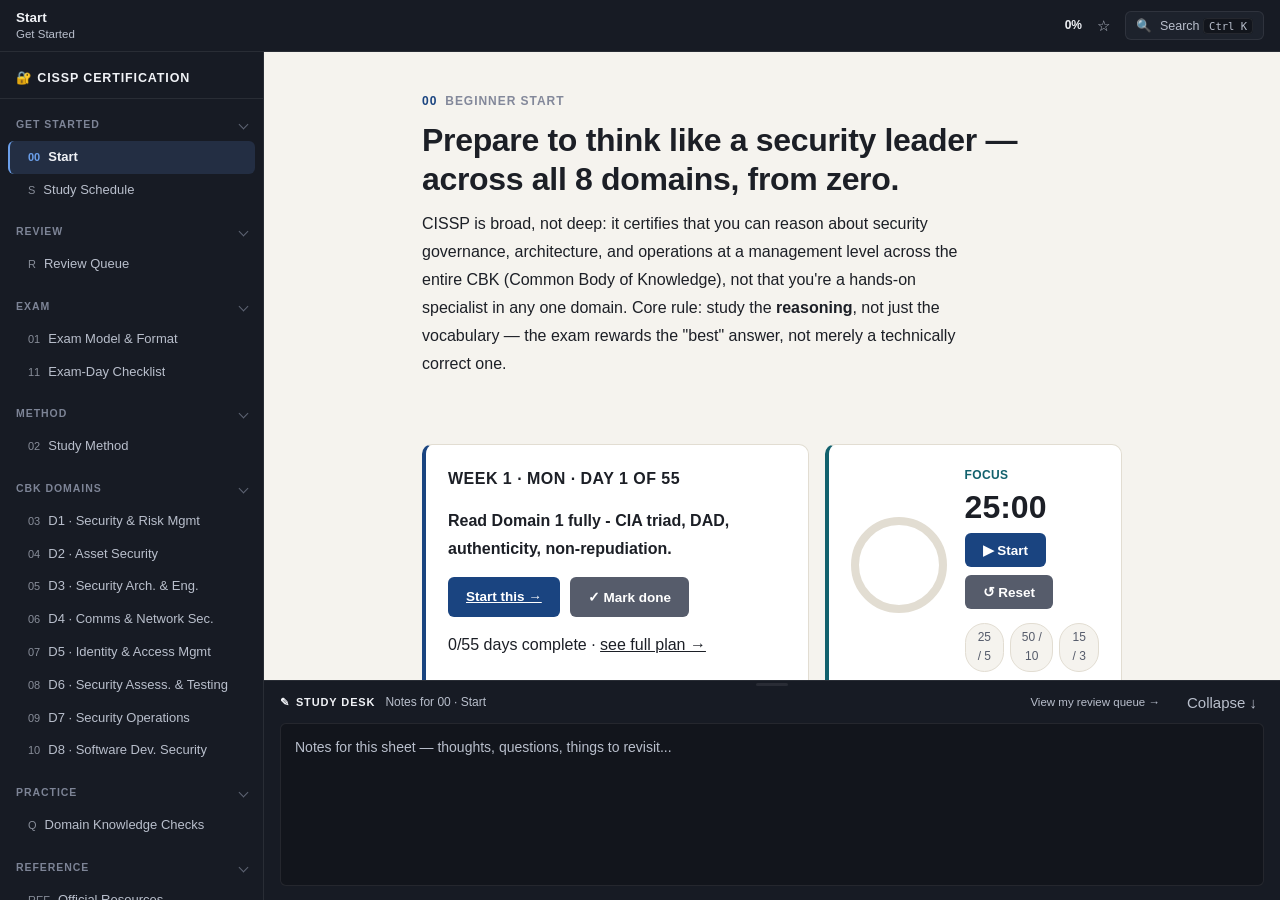
<file: index.html>
<!DOCTYPE html>
<html lang="en">
<head>
    <meta charset="UTF-8">
    <meta name="viewport" content="width=device-width, initial-scale=1.0">
    <title>CISSP Certification Workspace</title>
    <meta name="description" content="A certification workspace for the CISSP (Certified Information Systems Security Professional) exam: all 8 domains, domain knowledge checks, and notes in one place.">
    <meta name="theme-color" content="#12151c">
    <link rel="canonical" href="https://myintp.github.io/CISSPCertification/">
    <meta property="og:type" content="website">
    <meta property="og:url" content="https://myintp.github.io/CISSPCertification/">
    <meta property="og:title" content="CISSP Certification Workspace">
    <meta property="og:description" content="A certification workspace for the CISSP exam: all 8 domains, domain knowledge checks, and notes in one place.">
    <link rel="icon" href="data:image/svg+xml,%3Csvg xmlns='http://www.w3.org/2000/svg' viewBox='0 0 100 100'%3E%3Crect width='100' height='100' rx='18' fill='%231a4480'/%3E%3Cpath d='M35 46h30a4 4 0 0 1 4 4v20a4 4 0 0 1-4 4H35a4 4 0 0 1-4-4V50a4 4 0 0 1 4-4z' fill='white'/%3E%3Cpath d='M40 46v-8a10 10 0 0 1 20 0v8' fill='none' stroke='white' stroke-width='6'/%3E%3Ccircle cx='50' cy='60' r='4' fill='%231a4480'/%3E%3C/svg%3E">
    <link rel="stylesheet" href="styles.css">
</head>
<body>
<div id="appShell">

    <!-- ================= CONTEXT BAR ================= -->
    <header id="contextBar">
        <button id="navDrawerToggle" class="icon-btn" aria-label="Toggle navigation" aria-expanded="false" aria-controls="sidebarNav">☰</button>
        <div class="context-crumb">
            <span class="context-crumb__title" id="ctxTitle">Start</span>
            <span class="context-crumb__path" id="ctxPath">Get Started</span>
        </div>
        <div class="context-bar__spacer"></div>
        <div class="context-bar__actions">
            <span class="context-progress" title="Checklist progress (Sheet 12)">
                <span class="context-progress__value" id="ctxProgressValue">0%</span>
            </span>
            <button id="bookmarkToggle" class="icon-btn" aria-pressed="false" aria-label="Bookmark this sheet" title="Bookmark this sheet">☆</button>
            <button id="searchTrigger" class="search-trigger" aria-haspopup="dialog" aria-controls="searchDialog" aria-label="Search the certification workspace">
                🔍 <span class="search-trigger__text">Search <kbd>Ctrl K</kbd></span>
            </button>
        </div>
        <div id="readingProgress" aria-hidden="true"></div>
    </header>

    <div id="fileProtocolBanner" hidden>
        ⚠️ You've opened this file directly (<code>file://</code>) — domain deep-dives and linked docs won't load. Serve this folder with a local server instead (e.g. <code>python -m http.server</code>) and open it via <code>http://localhost</code>, or use the live site.
    </div>

    <!-- ================= SIDEBAR NAVIGATION ================= -->
    <nav id="sidebarNav" aria-label="Certification map">
        <div class="sidebar-brand">🔐 CISSP Certification</div>
        <div class="nav-groups">

            <details class="nav-group" open data-group-id="get-started">
                <summary>Get Started</summary>
                <ul>
                    <li><a class="nav-item" href="#sheet-00"><span class="nav-item__code">00</span><span class="nav-item__label">Start</span><span class="nav-item__note-dot" aria-hidden="true"></span></a></li>
                    <li><a class="nav-item" href="#sheet-schedule"><span class="nav-item__code">S</span><span class="nav-item__label">Study Schedule</span><span class="nav-item__note-dot" aria-hidden="true"></span></a></li>
                </ul>
            </details>

            <details class="nav-group" open data-group-id="review">
                <summary>Review</summary>
                <ul>
                    <li><a class="nav-item" href="#sheet-review"><span class="nav-item__code">R</span><span class="nav-item__label">Review Queue</span><span class="nav-item__note-dot" aria-hidden="true"></span></a></li>
                </ul>
            </details>

            <details class="nav-group" open data-group-id="exam">
                <summary>Exam</summary>
                <ul>
                    <li><a class="nav-item" href="#sheet-01"><span class="nav-item__code">01</span><span class="nav-item__label">Exam Model &amp; Format</span><span class="nav-item__note-dot" aria-hidden="true"></span></a></li>
                    <li><a class="nav-item" href="#sheet-11"><span class="nav-item__code">11</span><span class="nav-item__label">Exam-Day Checklist</span><span class="nav-item__note-dot" aria-hidden="true"></span></a></li>
                </ul>
            </details>

            <details class="nav-group" open data-group-id="method">
                <summary>Method</summary>
                <ul>
                    <li><a class="nav-item" href="#sheet-02"><span class="nav-item__code">02</span><span class="nav-item__label">Study Method</span><span class="nav-item__note-dot" aria-hidden="true"></span></a></li>
                </ul>
            </details>

            <details class="nav-group" open data-group-id="domains">
                <summary>CBK Domains</summary>
                <ul>
                    <li><a class="nav-item" href="#sheet-03"><span class="nav-item__code">03</span><span class="nav-item__label">D1 · Security &amp; Risk Mgmt</span><span class="nav-item__note-dot" aria-hidden="true"></span></a></li>
                    <li><a class="nav-item" href="#sheet-04"><span class="nav-item__code">04</span><span class="nav-item__label">D2 · Asset Security</span><span class="nav-item__note-dot" aria-hidden="true"></span></a></li>
                    <li><a class="nav-item" href="#sheet-05"><span class="nav-item__code">05</span><span class="nav-item__label">D3 · Security Arch. &amp; Eng.</span><span class="nav-item__note-dot" aria-hidden="true"></span></a></li>
                    <li><a class="nav-item" href="#sheet-06"><span class="nav-item__code">06</span><span class="nav-item__label">D4 · Comms &amp; Network Sec.</span><span class="nav-item__note-dot" aria-hidden="true"></span></a></li>
                    <li><a class="nav-item" href="#sheet-07"><span class="nav-item__code">07</span><span class="nav-item__label">D5 · Identity &amp; Access Mgmt</span><span class="nav-item__note-dot" aria-hidden="true"></span></a></li>
                    <li><a class="nav-item" href="#sheet-08"><span class="nav-item__code">08</span><span class="nav-item__label">D6 · Security Assess. &amp; Testing</span><span class="nav-item__note-dot" aria-hidden="true"></span></a></li>
                    <li><a class="nav-item" href="#sheet-09"><span class="nav-item__code">09</span><span class="nav-item__label">D7 · Security Operations</span><span class="nav-item__note-dot" aria-hidden="true"></span></a></li>
                    <li><a class="nav-item" href="#sheet-10"><span class="nav-item__code">10</span><span class="nav-item__label">D8 · Software Dev. Security</span><span class="nav-item__note-dot" aria-hidden="true"></span></a></li>
                </ul>
            </details>

            <details class="nav-group" open data-group-id="practice">
                <summary>Practice</summary>
                <ul>
                    <li><a class="nav-item" href="#sheet-practice"><span class="nav-item__code">Q</span><span class="nav-item__label">Domain Knowledge Checks</span><span class="nav-item__note-dot" aria-hidden="true"></span></a></li>
                </ul>
            </details>

            <details class="nav-group" open data-group-id="reference">
                <summary>Reference</summary>
                <ul>
                    <li><a class="nav-item" href="#sheet-ref"><span class="nav-item__code">REF</span><span class="nav-item__label">Official Resources</span><span class="nav-item__note-dot" aria-hidden="true"></span></a></li>
                    <li><a class="nav-item" href="#sheet-companions"><span class="nav-item__code">C</span><span class="nav-item__label">Study Companions</span><span class="nav-item__note-dot" aria-hidden="true"></span></a></li>
                </ul>
            </details>

            <details class="nav-group" open data-group-id="tracker">
                <summary>Progress</summary>
                <ul>
                    <li><a class="nav-item" href="#sheet-12"><span class="nav-item__code">12</span><span class="nav-item__label">Tracker</span><span class="nav-item__note-dot" aria-hidden="true"></span></a></li>
                </ul>
            </details>

        </div>
        <div class="sidebar-footer">
            <a href="https://github.com/MyintP/CISSPCertification" target="_blank" rel="noopener">GitHub</a>
            &nbsp;·&nbsp;
            <a href="https://www.isc2.org/Certifications/CISSP" target="_blank" rel="noopener">ISC2 CISSP</a>
        </div>
    </nav>

    <div id="navBackdrop"></div>

    <!-- ================= WORKSPACE ================= -->
    <div id="workspace">
        <main id="contentCanvas">

            <!-- SHEET 00 -->
            <article class="sheet" id="sheet-00" data-title="Start" data-group="Get Started" data-code="00">
                <div class="sheet-inner">
                    <div class="sheet-header">
                        <div class="sheet-kicker"><span class="sheet-kicker__code">00</span><span>Beginner Start</span></div>
                        <h1 class="sheet-title">Prepare to think like a security leader — across all 8 domains, from zero.</h1>
                        <p class="sheet-lede">CISSP is broad, not deep: it certifies that you can reason about security governance, architecture, and operations at a management level across the entire CBK (Common Body of Knowledge), not that you're a hands-on specialist in any one domain. Core rule: study the <strong>reasoning</strong>, not just the vocabulary — the exam rewards the "best" answer, not merely a technically correct one.</p>
                    </div>

                    <div class="today-dashboard">
                        <div class="today-card" id="todayFocusCard">
                            <p class="today-focus__label">Loading your plan…</p>
                        </div>
                        <div class="today-card timer-card" id="studyTimerCard">
                            <div class="timer-card__gauge" id="timerGauge"></div>
                            <div class="timer-card__body">
                                <span class="timer-card__mode" id="timerModeLabel">Focus</span>
                                <span class="timer-card__display" id="timerDisplay">25:00</span>
                                <div class="timer-card__controls">
                                    <button type="button" class="btn btn-primary" id="timerStartBtn">▶ Start</button>
                                    <button type="button" class="btn btn-secondary" id="timerPauseBtn" hidden>⏸ Pause</button>
                                    <button type="button" class="btn btn-secondary" id="timerResetBtn">↺ Reset</button>
                                </div>
                                <div class="timer-card__presets">
                                    <button type="button" class="timer-preset-btn" data-focus="25" data-break="5">25 / 5</button>
                                    <button type="button" class="timer-preset-btn" data-focus="50" data-break="10">50 / 10</button>
                                    <button type="button" class="timer-preset-btn" data-focus="15" data-break="3">15 / 3</button>
                                </div>
                            </div>
                        </div>
                    </div>

                    <div class="card-grid">
                        <div class="info-card">
                            <h3>📖 Know</h3>
                            <p>Learn the vocabulary, models, and mechanics of each of the 8 domains.</p>
                        </div>
                        <div class="info-card">
                            <h3>🔍 Recognize</h3>
                            <p>Spot which domain and which concept a scenario is actually testing.</p>
                        </div>
                        <div class="info-card">
                            <h3>🛡️ Apply &amp; Defend</h3>
                            <p>Choose the most appropriate, risk-aware answer — and explain why it beats the runner-up.</p>
                        </div>
                    </div>

                    <h4>How this workspace and ISC2 fit together</h4>
                    <p>This workspace does not replace ISC2 — it can't. ISC2 is the system of record: it publishes the exam outline, issues the certification, and is where the exam is actually booked and sat. Nothing here duplicates that.</p>
                    <div class="table-scroll">
                        <table class="table-standard">
                            <thead>
                                <tr><th>ISC2 does</th><th>This site does</th></tr>
                            </thead>
                            <tbody>
                                <tr><td>The official exam outline, registration and delivery via Pearson VUE, and the Code of Ethics.</td><td>The synthesis layer ISC2 doesn't: one page per domain explaining the "so what," a scored knowledge-check bank, a self-paced study schedule, and a single tracker across all of it.</td></tr>
                            </tbody>
                        </table>
                    </div>
                    <p class="sheet-footnote">Practically: read a sheet here first for the shape of the domain, do the linked <a href="#sheet-ref">official resource</a> for the primary-source depth, then come back and prove it stuck in <a href="#sheet-practice">Practice</a>. Book and sit the exam via ISC2 — always check the live <a href="https://www.isc2.org/certifications/cissp/cissp-certification-exam-outline" target="_blank" rel="noopener">CISSP Certification Exam Outline</a> before relying on anything here for exam mechanics.</p>

                    <h4>How to use this workspace</h4>
                    <ul>
                        <li>Don't decide what to study — the <strong>Today's Focus</strong> card above always shows your next day. Click it, do it, mark it done.</li>
                        <li>Read the domain sheets in order using the left-hand map — study time should roughly track the exam weight of each domain.</li>
                        <li>Each domain sheet inlines its full deep-dive directly below the summary — no extra click required.</li>
                        <li>Use <a href="#sheet-practice">Practice</a> to run each domain's knowledge check, and re-read anything you score below 8/10 on.</li>
                        <li>Keep notes in the Study Desk below — it remembers a separate note per sheet.</li>
                        <li>Check off each domain in the <a href="#sheet-12">Progress Tracker</a> once you're consistently scoring well.</li>
                    </ul>
                </div>
            </article>

            <!-- SHEET: STUDY SCHEDULE -->
            <article class="sheet" id="sheet-schedule" data-title="Study Schedule" data-group="Get Started" data-code="S">
                <div class="sheet-inner">
                    <div class="sheet-header">
                        <div class="sheet-kicker"><span class="sheet-kicker__code">S</span><span>Get Started</span></div>
                        <h1 class="sheet-title">Your 8-week study schedule</h1>
                        <p class="sheet-lede">Self-paced, not calendar-paced — checking a day off just advances what the Start sheet shows you next. Skip a real day and nothing "falls behind"; you pick up exactly where you left off.</p>
                    </div>

                    <div id="scheduleList"><p class="sheet-footnote">Loading schedule…</p></div>

                    <div class="pattern pattern--tip">
                        <span class="pattern__label">Pacing</span>
                        <p>Behind on a domain? Spend an extra day before moving on — all 8 domains are weighted differently (see <a href="#sheet-01">Exam Model &amp; Format</a>), but a weak one is never fully compensated by a strong one. Ahead? Use the extra time on the knowledge checks you scored weakest on. Exam delayed? Come back to the domain quizzes weekly to hold retention.</p>
                    </div>

                    <p class="sheet-footnote">Full plan with source notes: <a href="docs.html?file=docs/study-plan.md" target="_blank" rel="noopener">docs/study-plan.md →</a></p>
                </div>
            </article>

            <!-- SHEET: REVIEW -->
            <article class="sheet" id="sheet-review" data-title="Review" data-group="Study" data-code="R">
                <div class="sheet-inner">
                    <div class="sheet-header">
                        <div class="sheet-kicker"><span class="sheet-kicker__code">R</span><span>Study</span></div>
                        <h1 class="sheet-title">Review</h1>
                        <p class="sheet-lede">Your study queue — what you've bookmarked, where you've left notes, and where to pick practice back up.</p>
                    </div>

                    <div class="review-filters" role="group" aria-label="Filter review queue">
                        <button type="button" class="review-filter is-active" data-filter="all" aria-pressed="true">All</button>
                        <button type="button" class="review-filter" data-filter="bookmarked" aria-pressed="false">Bookmarked</button>
                        <button type="button" class="review-filter" data-filter="notes" aria-pressed="false">Has Notes</button>
                        <button type="button" class="review-filter" data-filter="practice" aria-pressed="false">Practice</button>
                    </div>

                    <div id="reviewHubContent"></div>
                </div>
            </article>

            <!-- SHEET 01 -->
            <article class="sheet" id="sheet-01" data-title="Exam Model &amp; Format" data-group="Exam" data-code="01">
                <div class="sheet-inner">
                    <div class="sheet-header">
                        <div class="sheet-kicker"><span class="sheet-kicker__code">01</span><span>Current Exam Model</span></div>
                        <h1 class="sheet-title">What the exam actually looks like</h1>
                        <p class="sheet-lede">Confirmed from ISC2's own current CISSP Certification Exam Outline (effective April 15, 2024).</p>
                    </div>

                    <div class="table-scroll">
                        <table class="table-standard">
                            <thead><tr><th>Detail</th><th>Info</th></tr></thead>
                            <tbody>
                                <tr><td>Format</td><td>Computerized Adaptive Testing (CAT) for the English exam; linear/fixed-form for other languages</td></tr>
                                <tr><td>Duration</td><td>3 hours</td></tr>
                                <tr><td>Question count</td><td>100–150 items (CAT can end early once your ability estimate is statistically confident)</td></tr>
                                <tr><td>Question types</td><td>Multiple choice and advanced item types (drag-and-drop, hotspot)</td></tr>
                                <tr><td>Passing score</td><td>700 out of 1000 points</td></tr>
                                <tr><td>Experience required</td><td>5 years cumulative, full-time, in 2+ of the 8 domains (1-year waiver with a relevant degree or an ISC2-approved credential)</td></tr>
                            </tbody>
                        </table>
                    </div>

                    <div class="pattern pattern--important">
                        <span class="pattern__label">Important</span>
                        <p><strong>Do not hard-code exam mechanics beyond this table.</strong> ISC2 periodically revises the outline and domain weights. Verify the current structure on the official <a href="https://www.isc2.org/certifications/cissp/cissp-certification-exam-outline" target="_blank" rel="noopener">CISSP Certification Exam Outline</a> immediately before your exam.</p>
                    </div>

                    <h2>The 8 Domains and Their Weight</h2>
                    <div class="table-scroll">
                        <table class="table-standard">
                            <thead><tr><th>#</th><th>Domain</th><th>Weight</th></tr></thead>
                            <tbody>
                                <tr><td>1</td><td>Security and Risk Management</td><td>16%</td></tr>
                                <tr><td>2</td><td>Asset Security</td><td>10%</td></tr>
                                <tr><td>3</td><td>Security Architecture and Engineering</td><td>13%</td></tr>
                                <tr><td>4</td><td>Communication and Network Security</td><td>13%</td></tr>
                                <tr><td>5</td><td>Identity and Access Management (IAM)</td><td>13%</td></tr>
                                <tr><td>6</td><td>Security Assessment and Testing</td><td>12%</td></tr>
                                <tr><td>7</td><td>Security Operations</td><td>13%</td></tr>
                                <tr><td>8</td><td>Software Development Security</td><td>10%</td></tr>
                            </tbody>
                        </table>
                    </div>

                    <p class="sheet-footnote">Full detail, sources, and exam-day strategy: <a href="docs.html?file=docs/exam-overview.md" target="_blank" rel="noopener">docs/exam-overview.md →</a></p>
                </div>
            </article>

            <!-- SHEET 02 -->
            <article class="sheet" id="sheet-02" data-title="Study Method" data-group="Method" data-code="02">
                <div class="sheet-inner">
                    <div class="sheet-header">
                        <div class="sheet-kicker"><span class="sheet-kicker__code">02</span><span>Study Method</span></div>
                        <h1 class="sheet-title">KNOW → RECOGNIZE → APPLY → DEFEND</h1>
                        <p class="sheet-lede">Use the same mental loop for every topic across all 8 domains.</p>
                    </div>

                    <div class="card-grid card-grid--narrow breakout">
                        <div class="info-card info-card--flat">
                            <h4>❓ What is it?</h4>
                            <p>Learn the concept, model, or control precisely — including what it does <em>not</em> do.</p>
                        </div>
                        <div class="info-card info-card--flat">
                            <h4>🔍 What is this scenario really testing?</h4>
                            <p>A question rarely names the concept directly — spot the domain and the specific model/control it's pointing at.</p>
                        </div>
                        <div class="info-card info-card--flat">
                            <h4>⚡ What's the best answer?</h4>
                            <p>Several options may be technically true. Pick the one a risk-aware security leader would choose given the full context.</p>
                        </div>
                        <div class="info-card info-card--flat">
                            <h4>💡 Why is it best?</h4>
                            <p>Be able to explain why the runner-up answer is wrong, not just why your answer is right.</p>
                        </div>
                    </div>

                    <div class="pattern pattern--example">
                        <span class="pattern__label">Example</span>
                        <p>"This scenario describes [situation]. That points to [domain/concept]. Of the plausible options, [answer] is most appropriate because [reason] — whereas [runner-up] would also address part of the problem but [why it's second-best]."</p>
                    </div>

                    <h2>Why "best answer," not "only correct answer"</h2>
                    <p>CISSP is written from a generalist security-management perspective. A deeply technical, single-vendor-specific fix is often <em>valid</em> but rarely the <em>most appropriate</em> choice on an exam built around governance, risk, and proportionate response. When two answers both look right, ask: <strong>"Which one would the CISO actually choose, given cost, risk, and business context?"</strong></p>

                    <h2>Watch for absolutes</h2>
                    <p>Words like "always," "never," and "only" are frequent — though not universal — signals of an incorrect option in a domain built entirely around trade-offs and context-dependent decisions.</p>
                </div>
            </article>

            <!-- SHEET 03 — DOMAIN 1 -->
            <article class="sheet" id="sheet-03" data-title="D1 · Security &amp; Risk Management" data-group="CBK Domains" data-code="03">
                <div class="sheet-inner">
                    <div class="sheet-header">
                        <div class="sheet-kicker"><span class="sheet-kicker__code">03</span><span>Domain 1 · Weight 16%</span></div>
                        <h1 class="sheet-title">Security and Risk Management</h1>
                        <p class="sheet-lede">The largest domain — its concepts (risk, governance, ethics) thread through all seven others.</p>
                    </div>

                    <h2>CIA Triad and Its Opposite</h2>
                    <div class="table-scroll">
                        <table class="table-standard">
                            <thead><tr><th>Property</th><th>Definition</th><th>Opposite (DAD)</th></tr></thead>
                            <tbody>
                                <tr><td>Confidentiality</td><td>Disclosed only to authorized subjects</td><td>Disclosure</td></tr>
                                <tr><td>Integrity</td><td>Accurate, complete, unmodified</td><td>Alteration</td></tr>
                                <tr><td>Availability</td><td>Timely, reliable access</td><td>Destruction</td></tr>
                            </tbody>
                        </table>
                    </div>

                    <h2>Risk Formulas</h2>
                    <p><strong>SLE = AV × EF</strong> (Single Loss Expectancy = Asset Value × Exposure Factor)<br><strong>ALE = SLE × ARO</strong> (Annualized Loss Expectancy = SLE × Annualized Rate of Occurrence)</p>

                    <div class="pattern pattern--tip">
                        <span class="pattern__label">Tip</span>
                        <p>Four risk treatments: <strong>Mitigate, Avoid, Transfer, Accept</strong>. Buying insurance is <em>transfer</em>, not mitigation — it changes who pays, not the likelihood of the event.</p>
                    </div>

                    <h2>Governance Hierarchy</h2>
                    <p>Policy (mandatory, high-level) → Standard (mandatory, specific) → Procedure (mandatory, step-by-step) → Guideline (discretionary). A Baseline is a minimum reference configuration state, distinct from a Standard's rule.</p>

                    <hr class="sheet-divider">
                    <h2 class="deep-dive-heading">📖 Full Deep-Dive</h2>
                    <div class="deep-dive-inline" id="domain03DeepDive"><p class="sheet-footnote">Loading the full deep-dive…</p></div>

                    <div class="sheet-cta">
                        <a class="btn btn-primary" href="#sheet-practice">🎯 Test yourself: Domain 1 knowledge check →</a>
                        <a class="btn btn-secondary" href="docs.html?file=domains/01-security-risk-management.md" target="_blank" rel="noopener">Open as its own page →</a>
                    </div>
                </div>
            </article>

            <!-- SHEET 04 — DOMAIN 2 -->
            <article class="sheet" id="sheet-04" data-title="D2 · Asset Security" data-group="CBK Domains" data-code="04">
                <div class="sheet-inner">
                    <div class="sheet-header">
                        <div class="sheet-kicker"><span class="sheet-kicker__code">04</span><span>Domain 2 · Weight 10%</span></div>
                        <h1 class="sheet-title">Asset Security</h1>
                        <p class="sheet-lede">Classifying, handling, and protecting data across its full lifecycle.</p>
                    </div>

                    <h2>Data Roles</h2>
                    <div class="table-scroll">
                        <table class="table-standard">
                            <thead><tr><th>Role</th><th>Responsibility</th></tr></thead>
                            <tbody>
                                <tr><td>Data Owner</td><td>Accountable for classification and protection requirements</td></tr>
                                <tr><td>Data Custodian</td><td>Day-to-day technical care per the owner's requirements</td></tr>
                                <tr><td>Data Controller (GDPR)</td><td>Determines purpose and means of processing</td></tr>
                                <tr><td>Data Processor (GDPR)</td><td>Processes data on behalf of the controller</td></tr>
                            </tbody>
                        </table>
                    </div>

                    <h2>Sanitization Hierarchy</h2>
                    <p><strong>Clear</strong> (software overwrite) → <strong>Purge</strong> (degauss/crypto-erase, more intensive) → <strong>Destroy</strong> (physical, irreversible — the only acceptable method for the highest sensitivity levels).</p>

                    <div class="pattern pattern--important">
                        <span class="pattern__label">Important</span>
                        <p>Degaussing does not work on SSDs — they have no magnetic domains. Use cryptographic erase or physical destruction instead.</p>
                    </div>

                    <hr class="sheet-divider">
                    <h2 class="deep-dive-heading">📖 Full Deep-Dive</h2>
                    <div class="deep-dive-inline" id="domain04DeepDive"><p class="sheet-footnote">Loading the full deep-dive…</p></div>

                    <div class="sheet-cta">
                        <a class="btn btn-primary" href="#sheet-practice">🎯 Test yourself: Domain 2 knowledge check →</a>
                        <a class="btn btn-secondary" href="docs.html?file=domains/02-asset-security.md" target="_blank" rel="noopener">Open as its own page →</a>
                    </div>
                </div>
            </article>

            <!-- SHEET 05 — DOMAIN 3 -->
            <article class="sheet" id="sheet-05" data-title="D3 · Security Architecture &amp; Engineering" data-group="CBK Domains" data-code="05">
                <div class="sheet-inner">
                    <div class="sheet-header">
                        <div class="sheet-kicker"><span class="sheet-kicker__code">05</span><span>Domain 3 · Weight 13%</span></div>
                        <h1 class="sheet-title">Security Architecture and Engineering</h1>
                        <p class="sheet-lede">Security models, evaluation criteria, cryptography, and physical security.</p>
                    </div>

                    <h2>Security Models — Anchor Each to What It Protects</h2>
                    <div class="table-scroll">
                        <table class="table-standard">
                            <thead><tr><th>Model</th><th>Protects</th><th>Rule</th></tr></thead>
                            <tbody>
                                <tr><td>Bell-LaPadula</td><td>Confidentiality</td><td>No read up, no write down</td></tr>
                                <tr><td>Biba</td><td>Integrity</td><td>No write up, no read down</td></tr>
                                <tr><td>Clark-Wilson</td><td>Integrity (commercial)</td><td>Well-formed transactions, separation of duties</td></tr>
                                <tr><td>Brewer-Nash</td><td>Confidentiality / conflict of interest</td><td>Dynamic block based on prior access</td></tr>
                            </tbody>
                        </table>
                    </div>

                    <div class="pattern pattern--tip">
                        <span class="pattern__label">Tip</span>
                        <p>Sign with the <strong>sender's private</strong> key; encrypt for confidentiality with the <strong>recipient's public</strong> key. Reversing these is the single most common crypto mistake under time pressure.</p>
                    </div>

                    <hr class="sheet-divider">
                    <h2 class="deep-dive-heading">📖 Full Deep-Dive</h2>
                    <div class="deep-dive-inline" id="domain05DeepDive"><p class="sheet-footnote">Loading the full deep-dive…</p></div>

                    <div class="sheet-cta">
                        <a class="btn btn-primary" href="#sheet-practice">🎯 Test yourself: Domain 3 knowledge check →</a>
                        <a class="btn btn-secondary" href="docs.html?file=domains/03-security-architecture-engineering.md" target="_blank" rel="noopener">Open as its own page →</a>
                    </div>
                </div>
            </article>

            <!-- SHEET 06 — DOMAIN 4 -->
            <article class="sheet" id="sheet-06" data-title="D4 · Communication &amp; Network Security" data-group="CBK Domains" data-code="06">
                <div class="sheet-inner">
                    <div class="sheet-header">
                        <div class="sheet-kicker"><span class="sheet-kicker__code">06</span><span>Domain 4 · Weight 13%</span></div>
                        <h1 class="sheet-title">Communication and Network Security</h1>
                        <p class="sheet-lede">The OSI model, secure protocols, segmentation, and common network attacks.</p>
                    </div>

                    <h2>OSI Model — Both Directions</h2>
                    <p><strong>Top-down:</strong> Application → Presentation → Session → Transport → Network → Data Link → Physical (<em>"All People Seem To Need Data Processing"</em>)</p>
                    <p><strong>Bottom-up:</strong> Physical → Data Link → Network → Transport → Session → Presentation → Application (<em>"Please Do Not Throw Sausage Pizza Away"</em>)</p>

                    <h2>Secure Protocol Replacements</h2>
                    <div class="table-scroll">
                        <table class="table-standard">
                            <thead><tr><th>Insecure</th><th>Secure replacement</th></tr></thead>
                            <tbody>
                                <tr><td>Telnet</td><td>SSH</td></tr>
                                <tr><td>FTP</td><td>SFTP / FTPS</td></tr>
                                <tr><td>HTTP</td><td>HTTPS (TLS)</td></tr>
                                <tr><td>WEP / WPA</td><td>WPA3</td></tr>
                            </tbody>
                        </table>
                    </div>

                    <div class="pattern pattern--important">
                        <span class="pattern__label">Important</span>
                        <p>A SYN flood exploits TCP's 3-way handshake specifically — this attack has no equivalent against connectionless UDP.</p>
                    </div>

                    <hr class="sheet-divider">
                    <h2 class="deep-dive-heading">📖 Full Deep-Dive</h2>
                    <div class="deep-dive-inline" id="domain06DeepDive"><p class="sheet-footnote">Loading the full deep-dive…</p></div>

                    <div class="sheet-cta">
                        <a class="btn btn-primary" href="#sheet-practice">🎯 Test yourself: Domain 4 knowledge check →</a>
                        <a class="btn btn-secondary" href="docs.html?file=domains/04-communication-network-security.md" target="_blank" rel="noopener">Open as its own page →</a>
                    </div>
                </div>
            </article>

            <!-- SHEET 07 — DOMAIN 5 -->
            <article class="sheet" id="sheet-07" data-title="D5 · Identity &amp; Access Management" data-group="CBK Domains" data-code="07">
                <div class="sheet-inner">
                    <div class="sheet-header">
                        <div class="sheet-kicker"><span class="sheet-kicker__code">07</span><span>Domain 5 · Weight 13%</span></div>
                        <h1 class="sheet-title">Identity and Access Management (IAM)</h1>
                        <p class="sheet-lede">IAAA, authentication factors, access control models, and federation.</p>
                    </div>

                    <h2>IAAA — In Order</h2>
                    <p><strong>Identification → Authentication → Authorization → Accountability.</strong> Accountability requires unique identification — a shared account defeats it even if every other control is perfect.</p>

                    <h2>Access Control Models</h2>
                    <div class="table-scroll">
                        <table class="table-standard">
                            <thead><tr><th>Model</th><th>How access is decided</th></tr></thead>
                            <tbody>
                                <tr><td>DAC</td><td>Object owner decides</td></tr>
                                <tr><td>MAC</td><td>System enforces via labels; owner cannot override</td></tr>
                                <tr><td>RBAC</td><td>Tied to job role</td></tr>
                                <tr><td>ABAC</td><td>Real-time attributes of subject/object/environment</td></tr>
                            </tbody>
                        </table>
                    </div>

                    <div class="pattern pattern--tip">
                        <span class="pattern__label">Tip</span>
                        <p>OAuth 2.0 grants delegated <strong>authorization</strong>; OpenID Connect (OIDC) adds the <strong>authentication</strong>/identity layer on top of it.</p>
                    </div>

                    <hr class="sheet-divider">
                    <h2 class="deep-dive-heading">📖 Full Deep-Dive</h2>
                    <div class="deep-dive-inline" id="domain07DeepDive"><p class="sheet-footnote">Loading the full deep-dive…</p></div>

                    <div class="sheet-cta">
                        <a class="btn btn-primary" href="#sheet-practice">🎯 Test yourself: Domain 5 knowledge check →</a>
                        <a class="btn btn-secondary" href="docs.html?file=domains/05-identity-access-management.md" target="_blank" rel="noopener">Open as its own page →</a>
                    </div>
                </div>
            </article>

            <!-- SHEET 08 — DOMAIN 6 -->
            <article class="sheet" id="sheet-08" data-title="D6 · Security Assessment &amp; Testing" data-group="CBK Domains" data-code="08">
                <div class="sheet-inner">
                    <div class="sheet-header">
                        <div class="sheet-kicker"><span class="sheet-kicker__code">08</span><span>Domain 6 · Weight 12%</span></div>
                        <h1 class="sheet-title">Security Assessment and Testing</h1>
                        <p class="sheet-lede">Vulnerability assessment vs. penetration testing, code-level testing, and audits.</p>
                    </div>

                    <h2>Assessment vs. Testing vs. Audit</h2>
                    <p>A <strong>vulnerability assessment</strong> finds and lists weaknesses. A <strong>penetration test</strong> proves they're exploitable and shows real impact — and always requires signed Rules of Engagement first. An <strong>audit</strong> is an independent, formal check against a standard or policy.</p>

                    <h2>SAST vs. DAST</h2>
                    <p><strong>SAST</strong> analyzes source code without running it (earlier, cheaper to fix). <strong>DAST</strong> tests the running application from outside (catches runtime/config issues SAST can't see). Neither replaces the other.</p>

                    <div class="pattern pattern--tip">
                        <span class="pattern__label">Tip</span>
                        <p>SOC 2 Type I = design at a point in time. SOC 2 Type II = design <strong>and</strong> operating effectiveness over a period — stronger assurance.</p>
                    </div>

                    <hr class="sheet-divider">
                    <h2 class="deep-dive-heading">📖 Full Deep-Dive</h2>
                    <div class="deep-dive-inline" id="domain08DeepDive"><p class="sheet-footnote">Loading the full deep-dive…</p></div>

                    <div class="sheet-cta">
                        <a class="btn btn-primary" href="#sheet-practice">🎯 Test yourself: Domain 6 knowledge check →</a>
                        <a class="btn btn-secondary" href="docs.html?file=domains/06-security-assessment-testing.md" target="_blank" rel="noopener">Open as its own page →</a>
                    </div>
                </div>
            </article>

            <!-- SHEET 09 — DOMAIN 7 -->
            <article class="sheet" id="sheet-09" data-title="D7 · Security Operations" data-group="CBK Domains" data-code="09">
                <div class="sheet-inner">
                    <div class="sheet-header">
                        <div class="sheet-kicker"><span class="sheet-kicker__code">09</span><span>Domain 7 · Weight 13%</span></div>
                        <h1 class="sheet-title">Security Operations</h1>
                        <p class="sheet-lede">Incident response, backups/DR, evidence handling, and change management.</p>
                    </div>

                    <h2>Incident Response Lifecycle</h2>
                    <p><strong>Preparation → Detection &amp; Analysis → Containment → Eradication → Recovery → Lessons Learned.</strong> Containment (isolate/stop spread) always comes before eradication (remove root cause).</p>

                    <h2>Backup Trade-off</h2>
                    <p><strong>Incremental</strong>: fastest to create, slowest to restore (replay every increment in order). <strong>Differential</strong>: slower to create over time, faster to restore.</p>

                    <div class="pattern pattern--important">
                        <span class="pattern__label">Important</span>
                        <p>Life safety always outranks asset protection. Fire/emergency exits must fail-<strong>safe</strong> (unlock) on power loss.</p>
                    </div>

                    <hr class="sheet-divider">
                    <h2 class="deep-dive-heading">📖 Full Deep-Dive</h2>
                    <div class="deep-dive-inline" id="domain09DeepDive"><p class="sheet-footnote">Loading the full deep-dive…</p></div>

                    <div class="sheet-cta">
                        <a class="btn btn-primary" href="#sheet-practice">🎯 Test yourself: Domain 7 knowledge check →</a>
                        <a class="btn btn-secondary" href="docs.html?file=domains/07-security-operations.md" target="_blank" rel="noopener">Open as its own page →</a>
                    </div>
                </div>
            </article>

            <!-- SHEET 10 — DOMAIN 8 -->
            <article class="sheet" id="sheet-10" data-title="D8 · Software Development Security" data-group="CBK Domains" data-code="10">
                <div class="sheet-inner">
                    <div class="sheet-header">
                        <div class="sheet-kicker"><span class="sheet-kicker__code">10</span><span>Domain 8 · Weight 10%</span></div>
                        <h1 class="sheet-title">Software Development Security</h1>
                        <p class="sheet-lede">Secure SDLC, common vulnerability classes, and database security concepts.</p>
                    </div>

                    <h2>Shift Left</h2>
                    <p>Move security activities (threat modeling, secure code review, SAST) earlier in the SDLC — toward requirements/design — because defects found in production cost far more to fix.</p>

                    <h2>Aggregation vs. Inference</h2>
                    <p><strong>Aggregation</strong> combines multiple low-sensitivity pieces into a higher-sensitivity picture. <strong>Inference</strong> deduces a restricted fact from patterns, without ever directly accessing the restricted data.</p>

                    <div class="pattern pattern--tip">
                        <span class="pattern__label">Tip</span>
                        <p>The structural fix for SQL injection is <strong>parameterized queries</strong> — they separate code from data entirely, not just filter bad characters.</p>
                    </div>

                    <hr class="sheet-divider">
                    <h2 class="deep-dive-heading">📖 Full Deep-Dive</h2>
                    <div class="deep-dive-inline" id="domain10DeepDive"><p class="sheet-footnote">Loading the full deep-dive…</p></div>

                    <div class="sheet-cta">
                        <a class="btn btn-primary" href="#sheet-practice">🎯 Test yourself: Domain 8 knowledge check →</a>
                        <a class="btn btn-secondary" href="docs.html?file=domains/08-software-development-security.md" target="_blank" rel="noopener">Open as its own page →</a>
                    </div>
                </div>
            </article>

            <!-- SHEET: OFFICIAL RESOURCES -->
            <article class="sheet" id="sheet-ref" data-title="Official Resources" data-group="Reference" data-code="REF">
                <div class="sheet-inner">
                    <div class="sheet-header">
                        <div class="sheet-kicker"><span class="sheet-kicker__code">REF</span><span>Reference</span></div>
                        <h1 class="sheet-title">Study from primary sources first</h1>
                    </div>

                    <div class="pattern pattern--important">
                        <span class="pattern__label">Important</span>
                        <p>📌 Rule: if a third-party guide conflicts with ISC2's current certification page, <strong>trust ISC2's current page</strong> and update this guide.</p>
                    </div>

                    <h2>Primary ISC2 Sources</h2>
                    <div class="info-card info-card--flat">
                        <ul class="resource-list">
                            <li>📄 <a href="https://www.isc2.org/Certifications/CISSP" target="_blank" rel="noopener">CISSP Certification Page</a></li>
                            <li>📄 <a href="https://www.isc2.org/certifications/cissp/cissp-certification-exam-outline" target="_blank" rel="noopener">CISSP Certification Exam Outline</a></li>
                            <li>📄 <a href="https://www.isc2.org/register-for-exam" target="_blank" rel="noopener">Exam Registration</a></li>
                            <li>📄 <a href="https://isc2chapters.isc2.org/" target="_blank" rel="noopener">ISC2 Community Chapters</a></li>
                        </ul>
                    </div>

                    <h2>Repository Study Materials</h2>
                    <div class="info-card info-card--flat">
                        <ul class="resource-list" style="line-height: 2.2;">
                            <li>📁 <a href="docs.html?file=domains/01-security-risk-management.md" target="_blank" rel="noopener">Domain deep-dives</a> — full notes for all 8 domains</li>
                            <li>📁 <a href="docs.html?file=resources/glossary.md" target="_blank" rel="noopener">Glossary</a>, <a href="docs.html?file=resources/exam-traps.md" target="_blank" rel="noopener">exam traps</a>, <a href="docs.html?file=resources/acronyms.md" target="_blank" rel="noopener">acronym reference</a> and <a href="docs.html?file=resources/mnemonics.md" target="_blank" rel="noopener">mnemonics</a></li>
                            <li>📁 <a href="docs.html?file=resources/quick-reference.md" target="_blank" rel="noopener">Quick reference / formula cheat sheet</a> and the <a href="docs.html?file=resources/mindset-guide.md" target="_blank" rel="noopener">exam mindset guide</a></li>
                            <li>📁 <a href="docs.html?file=docs/study-plan.md" target="_blank" rel="noopener">8-week study plan</a>, <a href="docs.html?file=docs/exam-overview.md" target="_blank" rel="noopener">exam overview</a> and the <a href="docs.html?file=docs/full-mock-exam.md" target="_blank" rel="noopener">full mock exam guide</a></li>
                            <li>📁 <a href="docs.html?file=docs/key-links.md" target="_blank" rel="noopener">All key links in one place</a></li>
                        </ul>
                    </div>

                    <p class="sheet-footnote">ISC2 periodically revises the exam outline and domain weights (last major revision effective April 15, 2024). Verify current figures on the exam outline page above before relying on any specific number for exam-day decisions.</p>
                </div>
            </article>

            <!-- SHEET: STUDY COMPANIONS -->
            <article class="sheet" id="sheet-companions" data-title="Study Companions" data-group="Reference" data-code="C">
                <div class="sheet-inner">
                    <div class="sheet-header">
                        <div class="sheet-kicker"><span class="sheet-kicker__code">C</span><span>Reference</span></div>
                        <h1 class="sheet-title">Study Companions</h1>
                        <p class="sheet-lede">Community and official channels for multi-modal study alongside the text-based material on the other sheets.</p>
                    </div>

                    <h2>Official Channels</h2>
                    <div class="info-card info-card--flat">
                        <ul class="resource-list">
                            <li>📺 <a href="https://www.youtube.com/user/ISC2TV" target="_blank" rel="noopener">ISC2TV — Official ISC2 YouTube Channel</a> — webinars, certification guidance, and member content straight from ISC2</li>
                            <li>👥 <a href="https://isc2chapters.isc2.org/" target="_blank" rel="noopener">ISC2 Community Chapters</a> — local and virtual chapters for study groups, mentoring, and networking with other candidates and members</li>
                        </ul>
                    </div>

                    <div class="pattern pattern--important">
                        <span class="pattern__label">Important</span>
                        <p>Third-party CISSP prep videos and channels are everywhere, but quality varies widely and exam mechanics quoted in older videos can be stale. Cross-check anything that surprises you against the <a href="#sheet-ref">Official Resources</a> sheet before trusting it for the exam.</p>
                    </div>

                    <p class="sheet-footnote">Know a good official CISSP resource that belongs here? Add it — this sheet is meant to grow.</p>
                </div>
            </article>

            <!-- SHEET 11 -->
            <article class="sheet" id="sheet-11" data-title="Exam-Day Checklist" data-group="Exam" data-code="11">
                <div class="sheet-inner">
                    <div class="sheet-header">
                        <div class="sheet-kicker"><span class="sheet-kicker__code">11</span><span>Exam-Day Checklist</span></div>
                        <h1 class="sheet-title">Exam-Day Checklist</h1>
                    </div>

                    <h2>24 hours before</h2>
                    <ul>
                        <li>✅ Verify the exam format, duration and domain weights on the official ISC2 exam outline page</li>
                        <li>✅ Confirm testing center location or online proctoring system requirements with Pearson VUE</li>
                        <li>✅ Confirm your government-issued ID matches your exam registration exactly</li>
                        <li>✅ Review the Quick Recall table at the bottom of every domain deep-dive</li>
                        <li>✅ Re-take any domain quiz you previously scored below 8/10 on</li>
                        <li>✅ Get a full night's sleep — CAT rewards sustained focus over 3 hours</li>
                    </ul>

                    <h2>At the start</h2>
                    <ul>
                        <li>✅ Read every question completely before answering — CAT questions cannot be skipped or revisited</li>
                        <li>✅ Eliminate obviously wrong answers first, then pick the most complete/appropriate remaining option</li>
                        <li>✅ Watch for absolutes ("always," "never," "only") as a signal to re-check your choice</li>
                        <li>✅ Think like a security manager, not a single-tool technician — favor the risk-proportionate answer</li>
                        <li>✅ Don't try to "pace for 150" — focus on the question in front of you; CAT can end anywhere from 100–150</li>
                    </ul>
                </div>
            </article>

            <!-- SHEET 12 -->
            <article class="sheet" id="sheet-12" data-title="Progress Tracker" data-group="Progress" data-code="12">
                <div class="sheet-inner">
                    <div class="sheet-header">
                        <div class="sheet-kicker"><span class="sheet-kicker__code">12</span><span>Progress Tracker</span></div>
                        <h1 class="sheet-title">Track understanding, not page views</h1>
                        <p class="sheet-lede">These checks are saved in your browser and drive the progress indicator in the context bar above.</p>
                    </div>

                    <div class="tracker-box breakout">
                        <div class="tracker-grid">
                            <label class="tracker-item"><input type="checkbox" class="progress-checkbox" data-tracker-key="foundation"> Foundation</label>
                            <label class="tracker-item"><input type="checkbox" class="progress-checkbox" data-tracker-key="d1"> D1 Security &amp; Risk Mgmt</label>
                            <label class="tracker-item"><input type="checkbox" class="progress-checkbox" data-tracker-key="d2"> D2 Asset Security</label>
                            <label class="tracker-item"><input type="checkbox" class="progress-checkbox" data-tracker-key="d3"> D3 Security Arch. &amp; Eng.</label>
                            <label class="tracker-item"><input type="checkbox" class="progress-checkbox" data-tracker-key="d4"> D4 Comms &amp; Network Sec.</label>
                            <label class="tracker-item"><input type="checkbox" class="progress-checkbox" data-tracker-key="d5"> D5 Identity &amp; Access Mgmt</label>
                            <label class="tracker-item"><input type="checkbox" class="progress-checkbox" data-tracker-key="d6"> D6 Security Assess. &amp; Testing</label>
                            <label class="tracker-item"><input type="checkbox" class="progress-checkbox" data-tracker-key="d7"> D7 Security Operations</label>
                            <label class="tracker-item"><input type="checkbox" class="progress-checkbox" data-tracker-key="d8"> D8 Software Dev. Security</label>
                            <label class="tracker-item"><input type="checkbox" class="progress-checkbox" data-tracker-key="readiness"> Exam readiness</label>
                        </div>

                        <div class="tracker-footer">
                            <span id="trackerGauge" class="gauge-tile__gauge"></span>
                            <div class="tracker-summary">
                                <div><strong>Checklist:</strong> <span id="progressDisplay">0/10 (0%)</span></div>
                                <div class="js-quiz-progress-display" style="margin-top: 4px; color: var(--accent);">📊 Quiz: Not started yet</div>
                            </div>
                            <button id="resetProgress" class="btn btn-danger">🔄 Reset Progress</button>
                        </div>
                    </div>
                </div>
            </article>

            <!-- SHEET: PRACTICE -->
            <article class="sheet" id="sheet-practice" data-title="Domain Knowledge Checks" data-group="Practice" data-code="Q">
                <div class="sheet-inner">
                    <div class="sheet-header">
                        <div class="sheet-kicker"><span class="sheet-kicker__code">Q</span><span>Practice · Domain Recall</span></div>
                        <h1 class="sheet-title">🎯 Domain Knowledge Checks</h1>
                        <p class="sheet-lede">Test your recall across all 8 CBK domains. <span class="js-quiz-progress-display">Quiz: Not started yet</span></p>
                    </div>

                    <section id="domainQuizzes">
                        <h2 class="quiz-section-heading">🧠 Domain Knowledge Checks</h2>
                        <p>80 questions, 10 per domain, testing the vocabulary and mechanics from the <a href="#sheet-03">CBK Domains</a> sheets — not full scenario reasoning, straight domain knowledge. <strong>9–10 correct = domain mastered. Below 7 = go back and re-read.</strong></p>

                        <h3>Domain 1 — Security and Risk Management</h3>
                        <p class="sheet-footnote">Tests <a href="#sheet-03">03 Security &amp; Risk Management</a> · <a href="docs.html?file=domains/01-security-risk-management.md" target="_blank" rel="noopener">full deep-dive →</a></p>

                        <div class="quiz-card" id="d1-q1">
                            <div class="quiz-progress"><span>Domain 1 · Question 1 of 10</span><div class="quiz-progress-bar"><div class="quiz-progress-fill" style="width: 10%;"></div></div></div>
                            <div class="quiz-question">A ransomware attack encrypts a hospital's patient records, making them completely inaccessible to staff. Which element of the CIA triad is most directly violated?</div>
                            <div class="quiz-options">
                                <label><input type="radio" name="d1q1" value="A"> A) Confidentiality</label>
                                <label><input type="radio" name="d1q1" value="B"> B) Availability</label>
                                <label><input type="radio" name="d1q1" value="C"> C) Integrity</label>
                                <label><input type="radio" name="d1q1" value="D"> D) Non-repudiation</label>
                            </div>
                            <button class="quiz-submit" onclick="checkAnswer('d1q1', 'B', 'fb-d1-1')">Submit Answer</button>
                            <div id="fb-d1-1" class="feedback-text"><strong>✅ Correct answer: B</strong><br><em>Why:</em> Encrypted, inaccessible data is primarily an availability failure, even though ransomware often also threatens confidentiality via exfiltration.</div>
                        </div>

                        <div class="quiz-card" id="d1-q2">
                            <div class="quiz-progress"><span>Domain 1 · Question 2 of 10</span><div class="quiz-progress-bar"><div class="quiz-progress-fill" style="width: 20%;"></div></div></div>
                            <div class="quiz-question">Which of the following best distinguishes a security "standard" from a "baseline"?</div>
                            <div class="quiz-options">
                                <label><input type="radio" name="d1q2" value="A"> A) A standard is discretionary; a baseline is mandatory</label>
                                <label><input type="radio" name="d1q2" value="B"> B) A standard is a mandatory rule; a baseline is a minimum reference configuration state to measure systems against</label>
                                <label><input type="radio" name="d1q2" value="C"> C) A baseline applies only to hardware; a standard applies only to software</label>
                                <label><input type="radio" name="d1q2" value="D"> D) They are interchangeable terms in most frameworks</label>
                            </div>
                            <button class="quiz-submit" onclick="checkAnswer('d1q2', 'B', 'fb-d1-2')">Submit Answer</button>
                            <div id="fb-d1-2" class="feedback-text"><strong>✅ Correct answer: B</strong><br><em>Why:</em> A standard is a mandatory rule; a baseline is the minimum configuration state used as a reference point.</div>
                        </div>

                        <div class="quiz-card" id="d1-q3">
                            <div class="quiz-progress"><span>Domain 1 · Question 3 of 10</span><div class="quiz-progress-bar"><div class="quiz-progress-fill" style="width: 30%;"></div></div></div>
                            <div class="quiz-question">An organization purchases cyber insurance to cover the financial impact of a potential data breach. This is an example of which risk treatment strategy?</div>
                            <div class="quiz-options">
                                <label><input type="radio" name="d1q3" value="A"> A) Mitigation</label>
                                <label><input type="radio" name="d1q3" value="B"> B) Avoidance</label>
                                <label><input type="radio" name="d1q3" value="C"> C) Transfer</label>
                                <label><input type="radio" name="d1q3" value="D"> D) Acceptance</label>
                            </div>
                            <button class="quiz-submit" onclick="checkAnswer('d1q3', 'C', 'fb-d1-3')">Submit Answer</button>
                            <div id="fb-d1-3" class="feedback-text"><strong>✅ Correct answer: C</strong><br><em>Why:</em> Insurance changes who bears the financial impact — it does not reduce the likelihood of the event, so it is transfer, not mitigation.</div>
                        </div>

                        <div class="quiz-card" id="d1-q4">
                            <div class="quiz-progress"><span>Domain 1 · Question 4 of 10</span><div class="quiz-progress-bar"><div class="quiz-progress-fill" style="width: 40%;"></div></div></div>
                            <div class="quiz-question">An asset has a value of $200,000. A specific threat is expected to destroy 25% of the asset's value each time it occurs, and is expected to occur twice per year. What is the ALE?</div>
                            <div class="quiz-options">
                                <label><input type="radio" name="d1q4" value="A"> A) $50,000</label>
                                <label><input type="radio" name="d1q4" value="B"> B) $100,000</label>
                                <label><input type="radio" name="d1q4" value="C"> C) $25,000</label>
                                <label><input type="radio" name="d1q4" value="D"> D) $200,000</label>
                            </div>
                            <button class="quiz-submit" onclick="checkAnswer('d1q4', 'B', 'fb-d1-4')">Submit Answer</button>
                            <div id="fb-d1-4" class="feedback-text"><strong>✅ Correct answer: B</strong><br><em>Why:</em> SLE = AV × EF = $200,000 × 0.25 = $50,000; ALE = SLE × ARO = $50,000 × 2 = $100,000.</div>
                        </div>

                        <div class="quiz-card" id="d1-q5">
                            <div class="quiz-progress"><span>Domain 1 · Question 5 of 10</span><div class="quiz-progress-bar"><div class="quiz-progress-fill" style="width: 50%;"></div></div></div>
                            <div class="quiz-question">A company backs up its database nightly at midnight with no other replication. A failure occurs at 6:00 PM. What is the effective RPO exposure in this scenario?</div>
                            <div class="quiz-options">
                                <label><input type="radio" name="d1q5" value="A"> A) 0 hours</label>
                                <label><input type="radio" name="d1q5" value="B"> B) Up to 18 hours</label>
                                <label><input type="radio" name="d1q5" value="C"> C) 24 hours exactly, always</label>
                                <label><input type="radio" name="d1q5" value="D"> D) RPO does not apply to database failures</label>
                            </div>
                            <button class="quiz-submit" onclick="checkAnswer('d1q5', 'B', 'fb-d1-5')">Submit Answer</button>
                            <div id="fb-d1-5" class="feedback-text"><strong>✅ Correct answer: B</strong><br><em>Why:</em> With only nightly backups and no replication, up to a full day (up to 18 hours since the last midnight backup) of data could be lost.</div>
                        </div>

                        <div class="quiz-card" id="d1-q6">
                            <div class="quiz-progress"><span>Domain 1 · Question 6 of 10</span><div class="quiz-progress-bar"><div class="quiz-progress-fill" style="width: 60%;"></div></div></div>
                            <div class="quiz-question">Which threat modeling methodology categorizes threats using Spoofing, Tampering, Repudiation, Information Disclosure, Denial of Service, and Elevation of Privilege?</div>
                            <div class="quiz-options">
                                <label><input type="radio" name="d1q6" value="A"> A) PASTA</label>
                                <label><input type="radio" name="d1q6" value="B"> B) DREAD</label>
                                <label><input type="radio" name="d1q6" value="C"> C) STRIDE</label>
                                <label><input type="radio" name="d1q6" value="D"> D) MITRE ATT&amp;CK</label>
                            </div>
                            <button class="quiz-submit" onclick="checkAnswer('d1q6', 'C', 'fb-d1-6')">Submit Answer</button>
                            <div id="fb-d1-6" class="feedback-text"><strong>✅ Correct answer: C</strong><br><em>Why:</em> STRIDE's six categories spell out Spoofing, Tampering, Repudiation, Information Disclosure, Denial of Service, Elevation of Privilege.</div>
                        </div>

                        <div class="quiz-card" id="d1-q7">
                            <div class="quiz-progress"><span>Domain 1 · Question 7 of 10</span><div class="quiz-progress-bar"><div class="quiz-progress-fill" style="width: 70%;"></div></div></div>
                            <div class="quiz-question">Which of the four forms of intellectual property protection has no fixed expiration date but loses all protection the moment it is disclosed publicly?</div>
                            <div class="quiz-options">
                                <label><input type="radio" name="d1q7" value="A"> A) Copyright</label>
                                <label><input type="radio" name="d1q7" value="B"> B) Patent</label>
                                <label><input type="radio" name="d1q7" value="C"> C) Trademark</label>
                                <label><input type="radio" name="d1q7" value="D"> D) Trade secret</label>
                            </div>
                            <button class="quiz-submit" onclick="checkAnswer('d1q7', 'D', 'fb-d1-7')">Submit Answer</button>
                            <div id="fb-d1-7" class="feedback-text"><strong>✅ Correct answer: D</strong><br><em>Why:</em> Trade secrets last exactly as long as secrecy is maintained — no fixed term, but no protection once disclosed.</div>
                        </div>

                        <div class="quiz-card" id="d1-q8">
                            <div class="quiz-progress"><span>Domain 1 · Question 8 of 10</span><div class="quiz-progress-bar"><div class="quiz-progress-fill" style="width: 80%;"></div></div></div>
                            <div class="quiz-question">Under the (ISC)² Code of Ethics, when two canons appear to conflict in a given scenario, which canon takes priority?</div>
                            <div class="quiz-options">
                                <label><input type="radio" name="d1q8" value="A"> A) The canon listed last</label>
                                <label><input type="radio" name="d1q8" value="B"> B) Advance and protect the profession, always</label>
                                <label><input type="radio" name="d1q8" value="C"> C) The lower-numbered (higher-priority) canon</label>
                                <label><input type="radio" name="d1q8" value="D"> D) Whichever canon the individual professional personally finds most important</label>
                            </div>
                            <button class="quiz-submit" onclick="checkAnswer('d1q8', 'C', 'fb-d1-8')">Submit Answer</button>
                            <div id="fb-d1-8" class="feedback-text"><strong>✅ Correct answer: C</strong><br><em>Why:</em> The canons are explicitly ranked; the lower-numbered canon always takes precedence in a conflict.</div>
                        </div>

                        <div class="quiz-card" id="d1-q9">
                            <div class="quiz-progress"><span>Domain 1 · Question 9 of 10</span><div class="quiz-progress-bar"><div class="quiz-progress-fill" style="width: 90%;"></div></div></div>
                            <div class="quiz-question">A SOC 2 Type II report differs from a SOC 2 Type I report in that it:</div>
                            <div class="quiz-options">
                                <label><input type="radio" name="d1q9" value="A"> A) Covers only financial controls</label>
                                <label><input type="radio" name="d1q9" value="B"> B) Assesses control design and operating effectiveness over a period of time, rather than at a single point in time</label>
                                <label><input type="radio" name="d1q9" value="C"> C) Is intended only for public release</label>
                                <label><input type="radio" name="d1q9" value="D"> D) Does not require an independent auditor</label>
                            </div>
                            <button class="quiz-submit" onclick="checkAnswer('d1q9', 'B', 'fb-d1-9')">Submit Answer</button>
                            <div id="fb-d1-9" class="feedback-text"><strong>✅ Correct answer: B</strong><br><em>Why:</em> Type II adds operating effectiveness testing over a review period (commonly 6–12 months), not just a design snapshot.</div>
                        </div>

                        <div class="quiz-card" id="d1-q10">
                            <div class="quiz-progress"><span>Domain 1 · Question 10 of 10</span><div class="quiz-progress-bar"><div class="quiz-progress-fill" style="width: 100%;"></div></div></div>
                            <div class="quiz-question">Which legal system relies primarily on case law and precedent, and includes criminal, civil/tort, and administrative branches?</div>
                            <div class="quiz-options">
                                <label><input type="radio" name="d1q10" value="A"> A) Civil law</label>
                                <label><input type="radio" name="d1q10" value="B"> B) Common law</label>
                                <label><input type="radio" name="d1q10" value="C"> C) Religious law</label>
                                <label><input type="radio" name="d1q10" value="D"> D) Customary law</label>
                            </div>
                            <button class="quiz-submit" onclick="checkAnswer('d1q10', 'B', 'fb-d1-10')">Submit Answer</button>
                            <div id="fb-d1-10" class="feedback-text"><strong>✅ Correct answer: B</strong><br><em>Why:</em> Common law relies on precedent and has criminal, civil, and administrative branches; civil law systems rely primarily on codified statutes.</div>
                        </div>

                        <h3>Domain 2 — Asset Security</h3>
                        <p class="sheet-footnote">Tests <a href="#sheet-04">04 Asset Security</a> · <a href="docs.html?file=domains/02-asset-security.md" target="_blank" rel="noopener">full deep-dive →</a></p>

                        <div class="quiz-card" id="d2-q1">
                            <div class="quiz-progress"><span>Domain 2 · Question 1 of 10</span><div class="quiz-progress-bar"><div class="quiz-progress-fill" style="width: 10%;"></div></div></div>
                            <div class="quiz-question">Who is ultimately accountable for assigning a data classification level and bears liability for its protection?</div>
                            <div class="quiz-options">
                                <label><input type="radio" name="d2q1" value="A"> A) Data Custodian</label>
                                <label><input type="radio" name="d2q1" value="B"> B) Data Owner</label>
                                <label><input type="radio" name="d2q1" value="C"> C) Data Processor</label>
                                <label><input type="radio" name="d2q1" value="D"> D) End User</label>
                            </div>
                            <button class="quiz-submit" onclick="checkAnswer('d2q1', 'B', 'fb-d2-1')">Submit Answer</button>
                            <div id="fb-d2-1" class="feedback-text"><strong>✅ Correct answer: B</strong><br><em>Why:</em> The Data Owner is accountable for classification and ultimate liability, even though the Custodian does the technical work.</div>
                        </div>

                        <div class="quiz-card" id="d2-q2">
                            <div class="quiz-progress"><span>Domain 2 · Question 2 of 10</span><div class="quiz-progress-bar"><div class="quiz-progress-fill" style="width: 20%;"></div></div></div>
                            <div class="quiz-question">Under GDPR, which role determines the purpose and means of processing personal data?</div>
                            <div class="quiz-options">
                                <label><input type="radio" name="d2q2" value="A"> A) Data Controller</label>
                                <label><input type="radio" name="d2q2" value="B"> B) Data Processor</label>
                                <label><input type="radio" name="d2q2" value="C"> C) Data Custodian</label>
                                <label><input type="radio" name="d2q2" value="D"> D) Data Steward</label>
                            </div>
                            <button class="quiz-submit" onclick="checkAnswer('d2q2', 'A', 'fb-d2-2')">Submit Answer</button>
                            <div id="fb-d2-2" class="feedback-text"><strong>✅ Correct answer: A</strong><br><em>Why:</em> The Controller determines purpose and means of processing; the Processor acts on the Controller's behalf.</div>
                        </div>

                        <div class="quiz-card" id="d2-q3">
                            <div class="quiz-progress"><span>Domain 2 · Question 3 of 10</span><div class="quiz-progress-bar"><div class="quiz-progress-fill" style="width: 30%;"></div></div></div>
                            <div class="quiz-question">Which sanitization method is generally ineffective on a solid-state drive (SSD) because it relies on disrupting magnetic domains?</div>
                            <div class="quiz-options">
                                <label><input type="radio" name="d2q3" value="A"> A) Cryptographic erase</label>
                                <label><input type="radio" name="d2q3" value="B"> B) Physical destruction</label>
                                <label><input type="radio" name="d2q3" value="C"> C) Degaussing</label>
                                <label><input type="radio" name="d2q3" value="D"> D) Multi-pass overwrite</label>
                            </div>
                            <button class="quiz-submit" onclick="checkAnswer('d2q3', 'C', 'fb-d2-3')">Submit Answer</button>
                            <div id="fb-d2-3" class="feedback-text"><strong>✅ Correct answer: C</strong><br><em>Why:</em> Degaussing disrupts magnetic domains — SSDs are not magnetic media, so degaussing does not reliably sanitize them.</div>
                        </div>

                        <div class="quiz-card" id="d2-q4">
                            <div class="quiz-progress"><span>Domain 2 · Question 4 of 10</span><div class="quiz-progress-bar"><div class="quiz-progress-fill" style="width: 40%;"></div></div></div>
                            <div class="quiz-question">Sensitive data being actively processed in a server's RAM is best described as being in which state?</div>
                            <div class="quiz-options">
                                <label><input type="radio" name="d2q4" value="A"> A) Data at rest</label>
                                <label><input type="radio" name="d2q4" value="B"> B) Data in transit</label>
                                <label><input type="radio" name="d2q4" value="C"> C) Data in use</label>
                                <label><input type="radio" name="d2q4" value="D"> D) Data in archive</label>
                            </div>
                            <button class="quiz-submit" onclick="checkAnswer('d2q4', 'C', 'fb-d2-4')">Submit Answer</button>
                            <div id="fb-d2-4" class="feedback-text"><strong>✅ Correct answer: C</strong><br><em>Why:</em> Data actively in CPU/RAM is data in use, distinct from at-rest (stored) or in-transit (network) states.</div>
                        </div>

                        <div class="quiz-card" id="d2-q5">
                            <div class="quiz-progress"><span>Domain 2 · Question 5 of 10</span><div class="quiz-progress-bar"><div class="quiz-progress-fill" style="width: 50%;"></div></div></div>
                            <div class="quiz-question">An organization removes several controls from a NIST SP 800-53 baseline that don't apply to its environment. This activity is best described as:</div>
                            <div class="quiz-options">
                                <label><input type="radio" name="d2q5" value="A"> A) Tailoring</label>
                                <label><input type="radio" name="d2q5" value="B"> B) Scoping</label>
                                <label><input type="radio" name="d2q5" value="C"> C) Classification</label>
                                <label><input type="radio" name="d2q5" value="D"> D) Remanence reduction</label>
                            </div>
                            <button class="quiz-submit" onclick="checkAnswer('d2q5', 'B', 'fb-d2-5')">Submit Answer</button>
                            <div id="fb-d2-5" class="feedback-text"><strong>✅ Correct answer: B</strong><br><em>Why:</em> Removing inapplicable controls from a baseline is scoping; adjusting/adding controls to fit context is tailoring.</div>
                        </div>

                        <div class="quiz-card" id="d2-q6">
                            <div class="quiz-progress"><span>Domain 2 · Question 6 of 10</span><div class="quiz-progress-bar"><div class="quiz-progress-fill" style="width: 60%;"></div></div></div>
                            <div class="quiz-question">Which of the following is the ONLY acceptable disposal method for media holding the organization's highest-sensitivity data?</div>
                            <div class="quiz-options">
                                <label><input type="radio" name="d2q6" value="A"> A) Clear (single-pass overwrite)</label>
                                <label><input type="radio" name="d2q6" value="B"> B) Purge</label>
                                <label><input type="radio" name="d2q6" value="C"> C) Physical destruction</label>
                                <label><input type="radio" name="d2q6" value="D"> D) Formatting the drive</label>
                            </div>
                            <button class="quiz-submit" onclick="checkAnswer('d2q6', 'C', 'fb-d2-6')">Submit Answer</button>
                            <div id="fb-d2-6" class="feedback-text"><strong>✅ Correct answer: C</strong><br><em>Why:</em> Physical destruction is the only irreversible method acceptable for the highest sensitivity levels.</div>
                        </div>

                        <div class="quiz-card" id="d2-q7">
                            <div class="quiz-progress"><span>Domain 2 · Question 7 of 10</span><div class="quiz-progress-bar"><div class="quiz-progress-fill" style="width: 70%;"></div></div></div>
                            <div class="quiz-question">A day-to-day IT administrator applies backup schedules and access controls exactly as specified by policy, without setting the policy themselves. This role is best described as:</div>
                            <div class="quiz-options">
                                <label><input type="radio" name="d2q7" value="A"> A) Data Owner</label>
                                <label><input type="radio" name="d2q7" value="B"> B) Data Custodian</label>
                                <label><input type="radio" name="d2q7" value="C"> C) Data Controller</label>
                                <label><input type="radio" name="d2q7" value="D"> D) Data Subject</label>
                            </div>
                            <button class="quiz-submit" onclick="checkAnswer('d2q7', 'B', 'fb-d2-7')">Submit Answer</button>
                            <div id="fb-d2-7" class="feedback-text"><strong>✅ Correct answer: B</strong><br><em>Why:</em> Implementing policy day-to-day (backups, access) without setting it is the Custodian role.</div>
                        </div>

                        <div class="quiz-card" id="d2-q8">
                            <div class="quiz-progress"><span>Domain 2 · Question 8 of 10</span><div class="quiz-progress-bar"><div class="quiz-progress-fill" style="width: 80%;"></div></div></div>
                            <div class="quiz-question">Which control most directly enforces confidentiality for data at rest?</div>
                            <div class="quiz-options">
                                <label><input type="radio" name="d2q8" value="A"> A) Digital signature</label>
                                <label><input type="radio" name="d2q8" value="B"> B) Full-disk or volume encryption</label>
                                <label><input type="radio" name="d2q8" value="C"> C) Intrusion detection system</label>
                                <label><input type="radio" name="d2q8" value="D"> D) Access recertification</label>
                            </div>
                            <button class="quiz-submit" onclick="checkAnswer('d2q8', 'B', 'fb-d2-8')">Submit Answer</button>
                            <div id="fb-d2-8" class="feedback-text"><strong>✅ Correct answer: B</strong><br><em>Why:</em> Encryption at rest directly enforces confidentiality for stored data.</div>
                        </div>

                        <div class="quiz-card" id="d2-q9">
                            <div class="quiz-progress"><span>Domain 2 · Question 9 of 10</span><div class="quiz-progress-bar"><div class="quiz-progress-fill" style="width: 90%;"></div></div></div>
                            <div class="quiz-question">An organization's retention policy must reconcile all of the following EXCEPT:</div>
                            <div class="quiz-options">
                                <label><input type="radio" name="d2q9" value="A"> A) Legal and regulatory minimum retention requirements</label>
                                <label><input type="radio" name="d2q9" value="B"> B) Business need for the data</label>
                                <label><input type="radio" name="d2q9" value="C"> C) Storage cost and breach blast-radius risk of retaining data longer than necessary</label>
                                <label><input type="radio" name="d2q9" value="D"> D) The personal preference of whichever employee created the file</label>
                            </div>
                            <button class="quiz-submit" onclick="checkAnswer('d2q9', 'D', 'fb-d2-9')">Submit Answer</button>
                            <div id="fb-d2-9" class="feedback-text"><strong>✅ Correct answer: D</strong><br><em>Why:</em> Retention policy is a governance decision balancing legal, business, and risk factors — not individual employee preference.</div>
                        </div>

                        <div class="quiz-card" id="d2-q10">
                            <div class="quiz-progress"><span>Domain 2 · Question 10 of 10</span><div class="quiz-progress-bar"><div class="quiz-progress-fill" style="width: 100%;"></div></div></div>
                            <div class="quiz-question">Residual data that remains on media after a file is "deleted" through normal OS deletion is known as:</div>
                            <div class="quiz-options">
                                <label><input type="radio" name="d2q10" value="A"> A) Data remanence</label>
                                <label><input type="radio" name="d2q10" value="B"> B) Data aggregation</label>
                                <label><input type="radio" name="d2q10" value="C"> C) Data custodianship</label>
                                <label><input type="radio" name="d2q10" value="D"> D) Data tailoring</label>
                            </div>
                            <button class="quiz-submit" onclick="checkAnswer('d2q10', 'A', 'fb-d2-10')">Submit Answer</button>
                            <div id="fb-d2-10" class="feedback-text"><strong>✅ Correct answer: A</strong><br><em>Why:</em> Data remanence is residual data left behind after deletion, which is why proper sanitization/destruction is required.</div>
                        </div>

                        <h3>Domain 3 — Security Architecture and Engineering</h3>
                        <p class="sheet-footnote">Tests <a href="#sheet-05">05 Security Architecture &amp; Engineering</a> · <a href="docs.html?file=domains/03-security-architecture-engineering.md" target="_blank" rel="noopener">full deep-dive →</a></p>

                        <div class="quiz-card" id="d3-q1">
                            <div class="quiz-progress"><span>Domain 3 · Question 1 of 10</span><div class="quiz-progress-bar"><div class="quiz-progress-fill" style="width: 10%;"></div></div></div>
                            <div class="quiz-question">Which security model enforces "no read up, no write down" to protect confidentiality?</div>
                            <div class="quiz-options">
                                <label><input type="radio" name="d3q1" value="A"> A) Biba</label>
                                <label><input type="radio" name="d3q1" value="B"> B) Bell-LaPadula</label>
                                <label><input type="radio" name="d3q1" value="C"> C) Clark-Wilson</label>
                                <label><input type="radio" name="d3q1" value="D"> D) Brewer-Nash</label>
                            </div>
                            <button class="quiz-submit" onclick="checkAnswer('d3q1', 'B', 'fb-d3-1')">Submit Answer</button>
                            <div id="fb-d3-1" class="feedback-text"><strong>✅ Correct answer: B</strong><br><em>Why:</em> Bell-LaPadula: no read up, no write down — protects confidentiality.</div>
                        </div>

                        <div class="quiz-card" id="d3-q2">
                            <div class="quiz-progress"><span>Domain 3 · Question 2 of 10</span><div class="quiz-progress-bar"><div class="quiz-progress-fill" style="width: 20%;"></div></div></div>
                            <div class="quiz-question">Which security model enforces "no write up, no read down" to protect integrity?</div>
                            <div class="quiz-options">
                                <label><input type="radio" name="d3q2" value="A"> A) Biba</label>
                                <label><input type="radio" name="d3q2" value="B"> B) Bell-LaPadula</label>
                                <label><input type="radio" name="d3q2" value="C"> C) Graham-Denning</label>
                                <label><input type="radio" name="d3q2" value="D"> D) Take-Grant</label>
                            </div>
                            <button class="quiz-submit" onclick="checkAnswer('d3q2', 'A', 'fb-d3-2')">Submit Answer</button>
                            <div id="fb-d3-2" class="feedback-text"><strong>✅ Correct answer: A</strong><br><em>Why:</em> Biba: no write up, no read down — protects integrity, the mirror of Bell-LaPadula.</div>
                        </div>

                        <div class="quiz-card" id="d3-q3">
                            <div class="quiz-progress"><span>Domain 3 · Question 3 of 10</span><div class="quiz-progress-bar"><div class="quiz-progress-fill" style="width: 30%;"></div></div></div>
                            <div class="quiz-question">Which model uses well-formed transactions and separation of duties, requiring subjects to interact with objects only through a constrained interface?</div>
                            <div class="quiz-options">
                                <label><input type="radio" name="d3q3" value="A"> A) Bell-LaPadula</label>
                                <label><input type="radio" name="d3q3" value="B"> B) Brewer-Nash</label>
                                <label><input type="radio" name="d3q3" value="C"> C) Clark-Wilson</label>
                                <label><input type="radio" name="d3q3" value="D"> D) Biba</label>
                            </div>
                            <button class="quiz-submit" onclick="checkAnswer('d3q3', 'C', 'fb-d3-3')">Submit Answer</button>
                            <div id="fb-d3-3" class="feedback-text"><strong>✅ Correct answer: C</strong><br><em>Why:</em> Clark-Wilson enforces well-formed transactions and separation of duties via a constrained interface.</div>
                        </div>

                        <div class="quiz-card" id="d3-q4">
                            <div class="quiz-progress"><span>Domain 3 · Question 4 of 10</span><div class="quiz-progress-bar"><div class="quiz-progress-fill" style="width: 40%;"></div></div></div>
                            <div class="quiz-question">A consultant who has accessed one client's confidential data is automatically blocked from accessing a competing client's data. This is an example of which model?</div>
                            <div class="quiz-options">
                                <label><input type="radio" name="d3q4" value="A"> A) Bell-LaPadula</label>
                                <label><input type="radio" name="d3q4" value="B"> B) Brewer-Nash (Chinese Wall)</label>
                                <label><input type="radio" name="d3q4" value="C"> C) Biba</label>
                                <label><input type="radio" name="d3q4" value="D"> D) Graham-Denning</label>
                            </div>
                            <button class="quiz-submit" onclick="checkAnswer('d3q4', 'B', 'fb-d3-4')">Submit Answer</button>
                            <div id="fb-d3-4" class="feedback-text"><strong>✅ Correct answer: B</strong><br><em>Why:</em> Brewer-Nash (Chinese Wall) dynamically blocks access based on conflict of interest with prior accesses.</div>
                        </div>

                        <div class="quiz-card" id="d3-q5">
                            <div class="quiz-progress"><span>Domain 3 · Question 5 of 10</span><div class="quiz-progress-bar"><div class="quiz-progress-fill" style="width: 50%;"></div></div></div>
                            <div class="quiz-question">In Common Criteria (ISO 15408), what does an Evaluation Assurance Level (EAL) range from?</div>
                            <div class="quiz-options">
                                <label><input type="radio" name="d3q5" value="A"> A) 0 to 5</label>
                                <label><input type="radio" name="d3q5" value="B"> B) 1 to 7</label>
                                <label><input type="radio" name="d3q5" value="C"> C) A to D</label>
                                <label><input type="radio" name="d3q5" value="D"> D) I to IV</label>
                            </div>
                            <button class="quiz-submit" onclick="checkAnswer('d3q5', 'B', 'fb-d3-5')">Submit Answer</button>
                            <div id="fb-d3-5" class="feedback-text"><strong>✅ Correct answer: B</strong><br><em>Why:</em> Common Criteria EALs range from 1 (lowest) to 7 (highest).</div>
                        </div>

                        <div class="quiz-card" id="d3-q6">
                            <div class="quiz-progress"><span>Domain 3 · Question 6 of 10</span><div class="quiz-progress-bar"><div class="quiz-progress-fill" style="width: 60%;"></div></div></div>
                            <div class="quiz-question">To create a digital signature, which key does the sender use to encrypt the message hash?</div>
                            <div class="quiz-options">
                                <label><input type="radio" name="d3q6" value="A"> A) The sender's public key</label>
                                <label><input type="radio" name="d3q6" value="B"> B) The recipient's public key</label>
                                <label><input type="radio" name="d3q6" value="C"> C) The sender's private key</label>
                                <label><input type="radio" name="d3q6" value="D"> D) The recipient's private key</label>
                            </div>
                            <button class="quiz-submit" onclick="checkAnswer('d3q6', 'C', 'fb-d3-6')">Submit Answer</button>
                            <div id="fb-d3-6" class="feedback-text"><strong>✅ Correct answer: C</strong><br><em>Why:</em> The sender signs with their own private key so anyone can verify authenticity using the sender's public key.</div>
                        </div>

                        <div class="quiz-card" id="d3-q7">
                            <div class="quiz-progress"><span>Domain 3 · Question 7 of 10</span><div class="quiz-progress-bar"><div class="quiz-progress-fill" style="width: 70%;"></div></div></div>
                            <div class="quiz-question">To encrypt a message so that only the intended recipient can read it, which key should be used?</div>
                            <div class="quiz-options">
                                <label><input type="radio" name="d3q7" value="A"> A) The sender's private key</label>
                                <label><input type="radio" name="d3q7" value="B"> B) The recipient's public key</label>
                                <label><input type="radio" name="d3q7" value="C"> C) The sender's public key</label>
                                <label><input type="radio" name="d3q7" value="D"> D) A shared symmetric key sent in cleartext</label>
                            </div>
                            <button class="quiz-submit" onclick="checkAnswer('d3q7', 'B', 'fb-d3-7')">Submit Answer</button>
                            <div id="fb-d3-7" class="feedback-text"><strong>✅ Correct answer: B</strong><br><em>Why:</em> Encrypting with the recipient's public key ensures only the recipient's private key can decrypt it.</div>
                        </div>

                        <div class="quiz-card" id="d3-q8">
                            <div class="quiz-progress"><span>Domain 3 · Question 8 of 10</span><div class="quiz-progress-bar"><div class="quiz-progress-fill" style="width: 80%;"></div></div></div>
                            <div class="quiz-question">Which protocol provides real-time certificate revocation checking, replacing the need to download and parse a full CRL?</div>
                            <div class="quiz-options">
                                <label><input type="radio" name="d3q8" value="A"> A) OCSP</label>
                                <label><input type="radio" name="d3q8" value="B"> B) RA</label>
                                <label><input type="radio" name="d3q8" value="C"> C) AH</label>
                                <label><input type="radio" name="d3q8" value="D"> D) TCB</label>
                            </div>
                            <button class="quiz-submit" onclick="checkAnswer('d3q8', 'A', 'fb-d3-8')">Submit Answer</button>
                            <div id="fb-d3-8" class="feedback-text"><strong>✅ Correct answer: A</strong><br><em>Why:</em> OCSP provides real-time revocation status, unlike the slower, batch-oriented CRL.</div>
                        </div>

                        <div class="quiz-card" id="d3-q9">
                            <div class="quiz-progress"><span>Domain 3 · Question 9 of 10</span><div class="quiz-progress-bar"><div class="quiz-progress-fill" style="width: 90%;"></div></div></div>
                            <div class="quiz-question">Which of the following best describes the Trusted Computing Base (TCB)?</div>
                            <div class="quiz-options">
                                <label><input type="radio" name="d3q9" value="A"> A) A public cloud provider's shared infrastructure</label>
                                <label><input type="radio" name="d3q9" value="B"> B) All hardware, firmware, and software that enforces the system's security policy</label>
                                <label><input type="radio" name="d3q9" value="C"> C) A list of all approved vendors</label>
                                <label><input type="radio" name="d3q9" value="D"> D) The organization's incident response team</label>
                            </div>
                            <button class="quiz-submit" onclick="checkAnswer('d3q9', 'B', 'fb-d3-9')">Submit Answer</button>
                            <div id="fb-d3-9" class="feedback-text"><strong>✅ Correct answer: B</strong><br><em>Why:</em> The TCB is everything that enforces the security policy — hardware, firmware, and software.</div>
                        </div>

                        <div class="quiz-card" id="d3-q10">
                            <div class="quiz-progress"><span>Domain 3 · Question 10 of 10</span><div class="quiz-progress-bar"><div class="quiz-progress-fill" style="width: 100%;"></div></div></div>
                            <div class="quiz-question">For a Class C (electrical) fire, which suppression approach is correct?</div>
                            <div class="quiz-options">
                                <label><input type="radio" name="d3q10" value="A"> A) Water</label>
                                <label><input type="radio" name="d3q10" value="B"> B) A non-conductive agent such as CO2 or a clean agent</label>
                                <label><input type="radio" name="d3q10" value="C"> C) Foam</label>
                                <label><input type="radio" name="d3q10" value="D"> D) Sand only</label>
                            </div>
                            <button class="quiz-submit" onclick="checkAnswer('d3q10', 'B', 'fb-d3-10')">Submit Answer</button>
                            <div id="fb-d3-10" class="feedback-text"><strong>✅ Correct answer: B</strong><br><em>Why:</em> Electrical fires require a non-conductive suppressant; water conducts electricity and creates a shock/spread hazard.</div>
                        </div>

                        <h3>Domain 4 — Communication and Network Security</h3>
                        <p class="sheet-footnote">Tests <a href="#sheet-06">06 Communication &amp; Network Security</a> · <a href="docs.html?file=domains/04-communication-network-security.md" target="_blank" rel="noopener">full deep-dive →</a></p>

                        <div class="quiz-card" id="d4-q1">
                            <div class="quiz-progress"><span>Domain 4 · Question 1 of 10</span><div class="quiz-progress-bar"><div class="quiz-progress-fill" style="width: 10%;"></div></div></div>
                            <div class="quiz-question">A SYN flood attack exploits which protocol's connection-establishment process?</div>
                            <div class="quiz-options">
                                <label><input type="radio" name="d4q1" value="A"> A) UDP</label>
                                <label><input type="radio" name="d4q1" value="B"> B) ICMP</label>
                                <label><input type="radio" name="d4q1" value="C"> C) TCP</label>
                                <label><input type="radio" name="d4q1" value="D"> D) ARP</label>
                            </div>
                            <button class="quiz-submit" onclick="checkAnswer('d4q1', 'C', 'fb-d4-1')">Submit Answer</button>
                            <div id="fb-d4-1" class="feedback-text"><strong>✅ Correct answer: C</strong><br><em>Why:</em> SYN floods exploit TCP's three-way handshake by leaving connections half-open; UDP has no handshake to exploit this way.</div>
                        </div>

                        <div class="quiz-card" id="d4-q2">
                            <div class="quiz-progress"><span>Domain 4 · Question 2 of 10</span><div class="quiz-progress-bar"><div class="quiz-progress-fill" style="width: 20%;"></div></div></div>
                            <div class="quiz-question">Which OSI layer do switches primarily operate at, forwarding traffic based on MAC address?</div>
                            <div class="quiz-options">
                                <label><input type="radio" name="d4q2" value="A"> A) Layer 1</label>
                                <label><input type="radio" name="d4q2" value="B"> B) Layer 2</label>
                                <label><input type="radio" name="d4q2" value="C"> C) Layer 3</label>
                                <label><input type="radio" name="d4q2" value="D"> D) Layer 4</label>
                            </div>
                            <button class="quiz-submit" onclick="checkAnswer('d4q2', 'B', 'fb-d4-2')">Submit Answer</button>
                            <div id="fb-d4-2" class="feedback-text"><strong>✅ Correct answer: B</strong><br><em>Why:</em> Switches forward by MAC address at Layer 2 (Data Link).</div>
                        </div>

                        <div class="quiz-card" id="d4-q3">
                            <div class="quiz-progress"><span>Domain 4 · Question 3 of 10</span><div class="quiz-progress-bar"><div class="quiz-progress-fill" style="width: 30%;"></div></div></div>
                            <div class="quiz-question">Which network segment sits between two firewalls and hosts public-facing services, isolating them from the internal network?</div>
                            <div class="quiz-options">
                                <label><input type="radio" name="d4q3" value="A"> A) VLAN</label>
                                <label><input type="radio" name="d4q3" value="B"> B) DMZ</label>
                                <label><input type="radio" name="d4q3" value="C"> C) VPN concentrator</label>
                                <label><input type="radio" name="d4q3" value="D"> D) Intranet</label>
                            </div>
                            <button class="quiz-submit" onclick="checkAnswer('d4q3', 'B', 'fb-d4-3')">Submit Answer</button>
                            <div id="fb-d4-3" class="feedback-text"><strong>✅ Correct answer: B</strong><br><em>Why:</em> A DMZ, bounded by two firewalls, isolates public-facing services from the internal network.</div>
                        </div>

                        <div class="quiz-card" id="d4-q4">
                            <div class="quiz-progress"><span>Domain 4 · Question 4 of 10</span><div class="quiz-progress-bar"><div class="quiz-progress-fill" style="width: 40%;"></div></div></div>
                            <div class="quiz-question">Which IPsec component provides confidentiality in addition to integrity and authentication?</div>
                            <div class="quiz-options">
                                <label><input type="radio" name="d4q4" value="A"> A) AH (Authentication Header)</label>
                                <label><input type="radio" name="d4q4" value="B"> B) ESP (Encapsulating Security Payload)</label>
                                <label><input type="radio" name="d4q4" value="C"> C) IKE Phase 1 only</label>
                                <label><input type="radio" name="d4q4" value="D"> D) SNMP</label>
                            </div>
                            <button class="quiz-submit" onclick="checkAnswer('d4q4', 'B', 'fb-d4-4')">Submit Answer</button>
                            <div id="fb-d4-4" class="feedback-text"><strong>✅ Correct answer: B</strong><br><em>Why:</em> ESP provides confidentiality (encryption) plus integrity/authentication; AH provides integrity/authentication only, no encryption.</div>
                        </div>

                        <div class="quiz-card" id="d4-q5">
                            <div class="quiz-progress"><span>Domain 4 · Question 5 of 10</span><div class="quiz-progress-bar"><div class="quiz-progress-fill" style="width: 50%;"></div></div></div>
                            <div class="quiz-question">Which IPsec mode encrypts the entire original packet and re-encapsulates it, typically used for site-to-site VPNs?</div>
                            <div class="quiz-options">
                                <label><input type="radio" name="d4q5" value="A"> A) Transport mode</label>
                                <label><input type="radio" name="d4q5" value="B"> B) Tunnel mode</label>
                                <label><input type="radio" name="d4q5" value="C"> C) Broadcast mode</label>
                                <label><input type="radio" name="d4q5" value="D"> D) Promiscuous mode</label>
                            </div>
                            <button class="quiz-submit" onclick="checkAnswer('d4q5', 'B', 'fb-d4-5')">Submit Answer</button>
                            <div id="fb-d4-5" class="feedback-text"><strong>✅ Correct answer: B</strong><br><em>Why:</em> Tunnel mode encrypts and re-encapsulates the entire original packet, standard for site-to-site VPNs.</div>
                        </div>

                        <div class="quiz-card" id="d4-q6">
                            <div class="quiz-progress"><span>Domain 4 · Question 6 of 10</span><div class="quiz-progress-bar"><div class="quiz-progress-fill" style="width: 60%;"></div></div></div>
                            <div class="quiz-question">Which current wireless security standard replaces the WPA2 PSK four-way handshake with SAE (Simultaneous Authentication of Equals)?</div>
                            <div class="quiz-options">
                                <label><input type="radio" name="d4q6" value="A"> A) WEP</label>
                                <label><input type="radio" name="d4q6" value="B"> B) WPA</label>
                                <label><input type="radio" name="d4q6" value="C"> C) WPA2</label>
                                <label><input type="radio" name="d4q6" value="D"> D) WPA3</label>
                            </div>
                            <button class="quiz-submit" onclick="checkAnswer('d4q6', 'D', 'fb-d4-6')">Submit Answer</button>
                            <div id="fb-d4-6" class="feedback-text"><strong>✅ Correct answer: D</strong><br><em>Why:</em> WPA3 introduces SAE, replacing the vulnerable WPA2 PSK handshake and adding forward secrecy.</div>
                        </div>

                        <div class="quiz-card" id="d4-q7">
                            <div class="quiz-progress"><span>Domain 4 · Question 7 of 10</span><div class="quiz-progress-bar"><div class="quiz-progress-fill" style="width: 70%;"></div></div></div>
                            <div class="quiz-question">An attacker forges ARP replies on a local segment to redirect traffic through their own machine. This is:</div>
                            <div class="quiz-options">
                                <label><input type="radio" name="d4q7" value="A"> A) DNS poisoning</label>
                                <label><input type="radio" name="d4q7" value="B"> B) ARP spoofing</label>
                                <label><input type="radio" name="d4q7" value="C"> C) SYN flood</label>
                                <label><input type="radio" name="d4q7" value="D"> D) Smurf attack</label>
                            </div>
                            <button class="quiz-submit" onclick="checkAnswer('d4q7', 'B', 'fb-d4-7')">Submit Answer</button>
                            <div id="fb-d4-7" class="feedback-text"><strong>✅ Correct answer: B</strong><br><em>Why:</em> Forging ARP replies to redirect Layer 2 traffic is ARP spoofing.</div>
                        </div>

                        <div class="quiz-card" id="d4-q8">
                            <div class="quiz-progress"><span>Domain 4 · Question 8 of 10</span><div class="quiz-progress-bar"><div class="quiz-progress-fill" style="width: 80%;"></div></div></div>
                            <div class="quiz-question">Which security principle holds that no device or user should be trusted by network location alone, and every request must be verified regardless of source?</div>
                            <div class="quiz-options">
                                <label><input type="radio" name="d4q8" value="A"> A) Defense in depth</label>
                                <label><input type="radio" name="d4q8" value="B"> B) Zero trust</label>
                                <label><input type="radio" name="d4q8" value="C"> C) Security through obscurity</label>
                                <label><input type="radio" name="d4q8" value="D"> D) Least functionality</label>
                            </div>
                            <button class="quiz-submit" onclick="checkAnswer('d4q8', 'B', 'fb-d4-8')">Submit Answer</button>
                            <div id="fb-d4-8" class="feedback-text"><strong>✅ Correct answer: B</strong><br><em>Why:</em> Zero trust requires verification of every request regardless of network location, rather than trusting "inside the perimeter."</div>
                        </div>

                        <div class="quiz-card" id="d4-q9">
                            <div class="quiz-progress"><span>Domain 4 · Question 9 of 10</span><div class="quiz-progress-bar"><div class="quiz-progress-fill" style="width: 90%;"></div></div></div>
                            <div class="quiz-question">Which protocol should replace Telnet to provide encrypted remote administrative access?</div>
                            <div class="quiz-options">
                                <label><input type="radio" name="d4q9" value="A"> A) FTP</label>
                                <label><input type="radio" name="d4q9" value="B"> B) SSH</label>
                                <label><input type="radio" name="d4q9" value="C"> C) SNMP v1</label>
                                <label><input type="radio" name="d4q9" value="D"> D) HTTP</label>
                            </div>
                            <button class="quiz-submit" onclick="checkAnswer('d4q9', 'B', 'fb-d4-9')">Submit Answer</button>
                            <div id="fb-d4-9" class="feedback-text"><strong>✅ Correct answer: B</strong><br><em>Why:</em> SSH encrypts remote administrative sessions, replacing cleartext Telnet.</div>
                        </div>

                        <div class="quiz-card" id="d4-q10">
                            <div class="quiz-progress"><span>Domain 4 · Question 10 of 10</span><div class="quiz-progress-bar"><div class="quiz-progress-fill" style="width: 100%;"></div></div></div>
                            <div class="quiz-question">Which network architecture concept separates the control plane (routing decisions) from the data plane (packet forwarding) to enable centralized, programmable policy?</div>
                            <div class="quiz-options">
                                <label><input type="radio" name="d4q10" value="A"> A) VLAN tagging</label>
                                <label><input type="radio" name="d4q10" value="B"> B) Software-Defined Networking (SDN)</label>
                                <label><input type="radio" name="d4q10" value="C"> C) NAT</label>
                                <label><input type="radio" name="d4q10" value="D"> D) Spanning Tree Protocol</label>
                            </div>
                            <button class="quiz-submit" onclick="checkAnswer('d4q10', 'B', 'fb-d4-10')">Submit Answer</button>
                            <div id="fb-d4-10" class="feedback-text"><strong>✅ Correct answer: B</strong><br><em>Why:</em> SDN centralizes control-plane decisions separately from the data plane's packet forwarding.</div>
                        </div>

                        <h3>Domain 5 — Identity and Access Management (IAM)</h3>
                        <p class="sheet-footnote">Tests <a href="#sheet-07">07 Identity &amp; Access Management</a> · <a href="docs.html?file=domains/05-identity-access-management.md" target="_blank" rel="noopener">full deep-dive →</a></p>

                        <div class="quiz-card" id="d5-q1">
                            <div class="quiz-progress"><span>Domain 5 · Question 1 of 10</span><div class="quiz-progress-bar"><div class="quiz-progress-fill" style="width: 10%;"></div></div></div>
                            <div class="quiz-question">Put the IAAA steps in the correct order.</div>
                            <div class="quiz-options">
                                <label><input type="radio" name="d5q1" value="A"> A) Authorization, Identification, Authentication, Accountability</label>
                                <label><input type="radio" name="d5q1" value="B"> B) Identification, Authentication, Authorization, Accountability</label>
                                <label><input type="radio" name="d5q1" value="C"> C) Authentication, Identification, Accountability, Authorization</label>
                                <label><input type="radio" name="d5q1" value="D"> D) Accountability, Identification, Authentication, Authorization</label>
                            </div>
                            <button class="quiz-submit" onclick="checkAnswer('d5q1', 'B', 'fb-d5-1')">Submit Answer</button>
                            <div id="fb-d5-1" class="feedback-text"><strong>✅ Correct answer: B</strong><br><em>Why:</em> IAAA order is Identification, Authentication, Authorization, Accountability.</div>
                        </div>

                        <div class="quiz-card" id="d5-q2">
                            <div class="quiz-progress"><span>Domain 5 · Question 2 of 10</span><div class="quiz-progress-bar"><div class="quiz-progress-fill" style="width: 20%;"></div></div></div>
                            <div class="quiz-question">A user logs in with both a password and a separately memorized PIN. Does this satisfy true multi-factor authentication?</div>
                            <div class="quiz-options">
                                <label><input type="radio" name="d5q2" value="A"> A) Yes, because two credentials are required</label>
                                <label><input type="radio" name="d5q2" value="B"> B) No, because both factors are "something you know" — the same category</label>
                                <label><input type="radio" name="d5q2" value="C"> C) Yes, because a PIN is a possession factor</label>
                                <label><input type="radio" name="d5q2" value="D"> D) No, MFA always requires biometrics</label>
                            </div>
                            <button class="quiz-submit" onclick="checkAnswer('d5q2', 'B', 'fb-d5-2')">Submit Answer</button>
                            <div id="fb-d5-2" class="feedback-text"><strong>✅ Correct answer: B</strong><br><em>Why:</em> Both a password and a PIN are "something you know" — true MFA requires factors from different categories.</div>
                        </div>

                        <div class="quiz-card" id="d5-q3">
                            <div class="quiz-progress"><span>Domain 5 · Question 3 of 10</span><div class="quiz-progress-bar"><div class="quiz-progress-fill" style="width: 30%;"></div></div></div>
                            <div class="quiz-question">In biometric systems, which error type occurs when an impostor is incorrectly granted access?</div>
                            <div class="quiz-options">
                                <label><input type="radio" name="d5q3" value="A"> A) FRR (False Rejection Rate)</label>
                                <label><input type="radio" name="d5q3" value="B"> B) FAR (False Acceptance Rate)</label>
                                <label><input type="radio" name="d5q3" value="C"> C) CER (Crossover Error Rate)</label>
                                <label><input type="radio" name="d5q3" value="D"> D) MTBF</label>
                            </div>
                            <button class="quiz-submit" onclick="checkAnswer('d5q3', 'B', 'fb-d5-3')">Submit Answer</button>
                            <div id="fb-d5-3" class="feedback-text"><strong>✅ Correct answer: B</strong><br><em>Why:</em> FAR (Type II error) is an impostor being incorrectly accepted — the more security-critical error.</div>
                        </div>

                        <div class="quiz-card" id="d5-q4">
                            <div class="quiz-progress"><span>Domain 5 · Question 4 of 10</span><div class="quiz-progress-bar"><div class="quiz-progress-fill" style="width: 40%;"></div></div></div>
                            <div class="quiz-question">Which access control model enforces access based on system-assigned labels/clearances that the object owner cannot override?</div>
                            <div class="quiz-options">
                                <label><input type="radio" name="d5q4" value="A"> A) DAC</label>
                                <label><input type="radio" name="d5q4" value="B"> B) RBAC</label>
                                <label><input type="radio" name="d5q4" value="C"> C) MAC</label>
                                <label><input type="radio" name="d5q4" value="D"> D) ABAC</label>
                            </div>
                            <button class="quiz-submit" onclick="checkAnswer('d5q4', 'C', 'fb-d5-4')">Submit Answer</button>
                            <div id="fb-d5-4" class="feedback-text"><strong>✅ Correct answer: C</strong><br><em>Why:</em> MAC enforces access via system-assigned labels/clearance that the owner cannot override.</div>
                        </div>

                        <div class="quiz-card" id="d5-q5">
                            <div class="quiz-progress"><span>Domain 5 · Question 5 of 10</span><div class="quiz-progress-bar"><div class="quiz-progress-fill" style="width: 50%;"></div></div></div>
                            <div class="quiz-question">Which access control model evaluates real-time attributes such as time of day, device posture, and location to make a dynamic access decision?</div>
                            <div class="quiz-options">
                                <label><input type="radio" name="d5q5" value="A"> A) DAC</label>
                                <label><input type="radio" name="d5q5" value="B"> B) MAC</label>
                                <label><input type="radio" name="d5q5" value="C"> C) RBAC</label>
                                <label><input type="radio" name="d5q5" value="D"> D) ABAC</label>
                            </div>
                            <button class="quiz-submit" onclick="checkAnswer('d5q5', 'D', 'fb-d5-5')">Submit Answer</button>
                            <div id="fb-d5-5" class="feedback-text"><strong>✅ Correct answer: D</strong><br><em>Why:</em> ABAC evaluates real-time attributes of subject, object, and environment to make dynamic decisions.</div>
                        </div>

                        <div class="quiz-card" id="d5-q6">
                            <div class="quiz-progress"><span>Domain 5 · Question 6 of 10</span><div class="quiz-progress-bar"><div class="quiz-progress-fill" style="width: 60%;"></div></div></div>
                            <div class="quiz-question">OAuth 2.0 is primarily a protocol for:</div>
                            <div class="quiz-options">
                                <label><input type="radio" name="d5q6" value="A"> A) Authentication (proving identity)</label>
                                <label><input type="radio" name="d5q6" value="B"> B) Delegated authorization (granting access to a resource without sharing credentials)</label>
                                <label><input type="radio" name="d5q6" value="C"> C) Encrypting data at rest</label>
                                <label><input type="radio" name="d5q6" value="D"> D) Network segmentation</label>
                            </div>
                            <button class="quiz-submit" onclick="checkAnswer('d5q6', 'B', 'fb-d5-6')">Submit Answer</button>
                            <div id="fb-d5-6" class="feedback-text"><strong>✅ Correct answer: B</strong><br><em>Why:</em> OAuth 2.0 grants delegated authorization to access a resource, without directly asserting identity.</div>
                        </div>

                        <div class="quiz-card" id="d5-q7">
                            <div class="quiz-progress"><span>Domain 5 · Question 7 of 10</span><div class="quiz-progress-bar"><div class="quiz-progress-fill" style="width: 70%;"></div></div></div>
                            <div class="quiz-question">Which protocol adds an identity/authentication layer on top of OAuth 2.0?</div>
                            <div class="quiz-options">
                                <label><input type="radio" name="d5q7" value="A"> A) SAML</label>
                                <label><input type="radio" name="d5q7" value="B"> B) Kerberos</label>
                                <label><input type="radio" name="d5q7" value="C"> C) OpenID Connect (OIDC)</label>
                                <label><input type="radio" name="d5q7" value="D"> D) RADIUS</label>
                            </div>
                            <button class="quiz-submit" onclick="checkAnswer('d5q7', 'C', 'fb-d5-7')">Submit Answer</button>
                            <div id="fb-d5-7" class="feedback-text"><strong>✅ Correct answer: C</strong><br><em>Why:</em> OpenID Connect (OIDC) adds an authentication/identity layer on top of OAuth 2.0's authorization framework.</div>
                        </div>

                        <div class="quiz-card" id="d5-q8">
                            <div class="quiz-progress"><span>Domain 5 · Question 8 of 10</span><div class="quiz-progress-bar"><div class="quiz-progress-fill" style="width: 80%;"></div></div></div>
                            <div class="quiz-question">In Kerberos, what does the KDC issue after a user successfully authenticates for the first time?</div>
                            <div class="quiz-options">
                                <label><input type="radio" name="d5q8" value="A"> A) A digital certificate</label>
                                <label><input type="radio" name="d5q8" value="B"> B) A Ticket Granting Ticket (TGT)</label>
                                <label><input type="radio" name="d5q8" value="C"> C) A SAML assertion</label>
                                <label><input type="radio" name="d5q8" value="D"> D) An OAuth access token</label>
                            </div>
                            <button class="quiz-submit" onclick="checkAnswer('d5q8', 'B', 'fb-d5-8')">Submit Answer</button>
                            <div id="fb-d5-8" class="feedback-text"><strong>✅ Correct answer: B</strong><br><em>Why:</em> After initial authentication, the KDC issues a TGT, then used to request service tickets without re-entering credentials.</div>
                        </div>

                        <div class="quiz-card" id="d5-q9">
                            <div class="quiz-progress"><span>Domain 5 · Question 9 of 10</span><div class="quiz-progress-bar"><div class="quiz-progress-fill" style="width: 90%;"></div></div></div>
                            <div class="quiz-question">An employee moves from Finance to Marketing, but retains their old Finance system access in addition to their new Marketing access. This is an example of:</div>
                            <div class="quiz-options">
                                <label><input type="radio" name="d5q9" value="A"> A) Least privilege</label>
                                <label><input type="radio" name="d5q9" value="B"> B) Separation of duties</label>
                                <label><input type="radio" name="d5q9" value="C"> C) Privilege creep</label>
                                <label><input type="radio" name="d5q9" value="D"> D) Federation</label>
                            </div>
                            <button class="quiz-submit" onclick="checkAnswer('d5q9', 'C', 'fb-d5-9')">Submit Answer</button>
                            <div id="fb-d5-9" class="feedback-text"><strong>✅ Correct answer: C</strong><br><em>Why:</em> Retaining old access after a role change without removal is privilege creep.</div>
                        </div>

                        <div class="quiz-card" id="d5-q10">
                            <div class="quiz-progress"><span>Domain 5 · Question 10 of 10</span><div class="quiz-progress-bar"><div class="quiz-progress-fill" style="width: 100%;"></div></div></div>
                            <div class="quiz-question">Which control is the primary defense against privilege creep over time?</div>
                            <div class="quiz-options">
                                <label><input type="radio" name="d5q10" value="A"> A) One-time password issuance at hire</label>
                                <label><input type="radio" name="d5q10" value="B"> B) Periodic access recertification/attestation by managers</label>
                                <label><input type="radio" name="d5q10" value="C"> C) Disabling MFA for convenience</label>
                                <label><input type="radio" name="d5q10" value="D"> D) Increasing password complexity requirements</label>
                            </div>
                            <button class="quiz-submit" onclick="checkAnswer('d5q10', 'B', 'fb-d5-10')">Submit Answer</button>
                            <div id="fb-d5-10" class="feedback-text"><strong>✅ Correct answer: B</strong><br><em>Why:</em> Periodic recertification/attestation is the primary control catching and reversing accumulated unneeded access.</div>
                        </div>

                        <h3>Domain 6 — Security Assessment and Testing</h3>
                        <p class="sheet-footnote">Tests <a href="#sheet-08">08 Security Assessment &amp; Testing</a> · <a href="docs.html?file=domains/06-security-assessment-testing.md" target="_blank" rel="noopener">full deep-dive →</a></p>

                        <div class="quiz-card" id="d6-q1">
                            <div class="quiz-progress"><span>Domain 6 · Question 1 of 10</span><div class="quiz-progress-bar"><div class="quiz-progress-fill" style="width: 10%;"></div></div></div>
                            <div class="quiz-question">What is the primary difference between a vulnerability assessment and a penetration test?</div>
                            <div class="quiz-options">
                                <label><input type="radio" name="d6q1" value="A"> A) They are identical processes with different names</label>
                                <label><input type="radio" name="d6q1" value="B"> B) A vulnerability assessment finds and lists weaknesses; a penetration test proves they are exploitable and shows real impact</label>
                                <label><input type="radio" name="d6q1" value="C"> C) Vulnerability assessments require written authorization; penetration tests do not</label>
                                <label><input type="radio" name="d6q1" value="D"> D) Penetration tests are always automated; vulnerability assessments are always manual</label>
                            </div>
                            <button class="quiz-submit" onclick="checkAnswer('d6q1', 'B', 'fb-d6-1')">Submit Answer</button>
                            <div id="fb-d6-1" class="feedback-text"><strong>✅ Correct answer: B</strong><br><em>Why:</em> Vulnerability assessments find/list weaknesses; penetration tests actively prove exploitability and impact.</div>
                        </div>

                        <div class="quiz-card" id="d6-q2">
                            <div class="quiz-progress"><span>Domain 6 · Question 2 of 10</span><div class="quiz-progress-bar"><div class="quiz-progress-fill" style="width: 20%;"></div></div></div>
                            <div class="quiz-question">In a penetration test, a tester who is given full source code, architecture diagrams, and credentials in advance is performing which type of test?</div>
                            <div class="quiz-options">
                                <label><input type="radio" name="d6q2" value="A"> A) Black box</label>
                                <label><input type="radio" name="d6q2" value="B"> B) Gray box</label>
                                <label><input type="radio" name="d6q2" value="C"> C) White box</label>
                                <label><input type="radio" name="d6q2" value="D"> D) Blind box</label>
                            </div>
                            <button class="quiz-submit" onclick="checkAnswer('d6q2', 'C', 'fb-d6-2')">Submit Answer</button>
                            <div id="fb-d6-2" class="feedback-text"><strong>✅ Correct answer: C</strong><br><em>Why:</em> Full knowledge provided in advance defines white box testing.</div>
                        </div>

                        <div class="quiz-card" id="d6-q3">
                            <div class="quiz-progress"><span>Domain 6 · Question 3 of 10</span><div class="quiz-progress-bar"><div class="quiz-progress-fill" style="width: 30%;"></div></div></div>
                            <div class="quiz-question">What must exist, in writing, before any authorized penetration test begins?</div>
                            <div class="quiz-options">
                                <label><input type="radio" name="d6q3" value="A"> A) A signed non-disclosure agreement only</label>
                                <label><input type="radio" name="d6q3" value="B"> B) Rules of Engagement defining scope, timing, and allowed techniques</label>
                                <label><input type="radio" name="d6q3" value="C"> C) A completed BIA</label>
                                <label><input type="radio" name="d6q3" value="D"> D) A CVSS report from a prior scan</label>
                            </div>
                            <button class="quiz-submit" onclick="checkAnswer('d6q3', 'B', 'fb-d6-3')">Submit Answer</button>
                            <div id="fb-d6-3" class="feedback-text"><strong>✅ Correct answer: B</strong><br><em>Why:</em> Rules of Engagement (scope, timing, techniques, contacts) must be agreed and signed before testing begins.</div>
                        </div>

                        <div class="quiz-card" id="d6-q4">
                            <div class="quiz-progress"><span>Domain 6 · Question 4 of 10</span><div class="quiz-progress-bar"><div class="quiz-progress-fill" style="width: 40%;"></div></div></div>
                            <div class="quiz-question">Which testing technique analyzes application source code for vulnerabilities without executing the program?</div>
                            <div class="quiz-options">
                                <label><input type="radio" name="d6q4" value="A"> A) DAST</label>
                                <label><input type="radio" name="d6q4" value="B"> B) SAST</label>
                                <label><input type="radio" name="d6q4" value="C"> C) Fuzzing</label>
                                <label><input type="radio" name="d6q4" value="D"> D) Penetration testing</label>
                            </div>
                            <button class="quiz-submit" onclick="checkAnswer('d6q4', 'B', 'fb-d6-4')">Submit Answer</button>
                            <div id="fb-d6-4" class="feedback-text"><strong>✅ Correct answer: B</strong><br><em>Why:</em> SAST analyzes source code without executing it.</div>
                        </div>

                        <div class="quiz-card" id="d6-q5">
                            <div class="quiz-progress"><span>Domain 6 · Question 5 of 10</span><div class="quiz-progress-bar"><div class="quiz-progress-fill" style="width: 50%;"></div></div></div>
                            <div class="quiz-question">Which testing technique tests a running application from the outside, black-box style, and can catch runtime/configuration issues that static analysis cannot?</div>
                            <div class="quiz-options">
                                <label><input type="radio" name="d6q5" value="A"> A) SAST</label>
                                <label><input type="radio" name="d6q5" value="B"> B) SCA</label>
                                <label><input type="radio" name="d6q5" value="C"> C) DAST</label>
                                <label><input type="radio" name="d6q5" value="D"> D) Code review</label>
                            </div>
                            <button class="quiz-submit" onclick="checkAnswer('d6q5', 'C', 'fb-d6-5')">Submit Answer</button>
                            <div id="fb-d6-5" class="feedback-text"><strong>✅ Correct answer: C</strong><br><em>Why:</em> DAST tests the running application externally, catching issues invisible to static analysis.</div>
                        </div>

                        <div class="quiz-card" id="d6-q6">
                            <div class="quiz-progress"><span>Domain 6 · Question 6 of 10</span><div class="quiz-progress-bar"><div class="quiz-progress-fill" style="width: 60%;"></div></div></div>
                            <div class="quiz-question">Feeding malformed or unexpected input into a program to discover crashes or memory-safety bugs is known as:</div>
                            <div class="quiz-options">
                                <label><input type="radio" name="d6q6" value="A"> A) Fuzzing</label>
                                <label><input type="radio" name="d6q6" value="B"> B) Tailoring</label>
                                <label><input type="radio" name="d6q6" value="C"> C) Baselining</label>
                                <label><input type="radio" name="d6q6" value="D"> D) Scoping</label>
                            </div>
                            <button class="quiz-submit" onclick="checkAnswer('d6q6', 'A', 'fb-d6-6')">Submit Answer</button>
                            <div id="fb-d6-6" class="feedback-text"><strong>✅ Correct answer: A</strong><br><em>Why:</em> Fuzzing feeds malformed/random input to surface crashes and memory-safety issues.</div>
                        </div>

                        <div class="quiz-card" id="d6-q7">
                            <div class="quiz-progress"><span>Domain 6 · Question 7 of 10</span><div class="quiz-progress-bar"><div class="quiz-progress-fill" style="width: 70%;"></div></div></div>
                            <div class="quiz-question">What is the key difference between a SOC 2 Type I report and a SOC 2 Type II report?</div>
                            <div class="quiz-options">
                                <label><input type="radio" name="d6q7" value="A"> A) Type I covers financial controls; Type II covers security controls</label>
                                <label><input type="radio" name="d6q7" value="B"> B) Type I assesses control design at a point in time; Type II assesses design and operating effectiveness over a period</label>
                                <label><input type="radio" name="d6q7" value="C"> C) Type II is always public; Type I is always confidential</label>
                                <label><input type="radio" name="d6q7" value="D"> D) There is no meaningful difference</label>
                            </div>
                            <button class="quiz-submit" onclick="checkAnswer('d6q7', 'B', 'fb-d6-7')">Submit Answer</button>
                            <div id="fb-d6-7" class="feedback-text"><strong>✅ Correct answer: B</strong><br><em>Why:</em> Type II adds operating effectiveness testing over a period; Type I is a design-only snapshot.</div>
                        </div>

                        <div class="quiz-card" id="d6-q8">
                            <div class="quiz-progress"><span>Domain 6 · Question 8 of 10</span><div class="quiz-progress-bar"><div class="quiz-progress-fill" style="width: 80%;"></div></div></div>
                            <div class="quiz-question">An authenticated (credentialed) vulnerability scan generally produces:</div>
                            <div class="quiz-options">
                                <label><input type="radio" name="d6q8" value="A"> A) More false positives than an unauthenticated scan</label>
                                <label><input type="radio" name="d6q8" value="B"> B) Fewer false positives and greater visibility into missing patches and local misconfiguration</label>
                                <label><input type="radio" name="d6q8" value="C"> C) No results, since credentials are not needed for scanning</label>
                                <label><input type="radio" name="d6q8" value="D"> D) Results only about network-layer vulnerabilities</label>
                            </div>
                            <button class="quiz-submit" onclick="checkAnswer('d6q8', 'B', 'fb-d6-8')">Submit Answer</button>
                            <div id="fb-d6-8" class="feedback-text"><strong>✅ Correct answer: B</strong><br><em>Why:</em> Authenticated scans see more (missing patches, local config) and produce fewer false positives than unauthenticated scans.</div>
                        </div>

                        <div class="quiz-card" id="d6-q9">
                            <div class="quiz-progress"><span>Domain 6 · Question 9 of 10</span><div class="quiz-progress-bar"><div class="quiz-progress-fill" style="width: 90%;"></div></div></div>
                            <div class="quiz-question">A threshold below which minor policy violations are logged but not escalated, used to reduce alert noise, is called a:</div>
                            <div class="quiz-options">
                                <label><input type="radio" name="d6q9" value="A"> A) Clipping level</label>
                                <label><input type="radio" name="d6q9" value="B"> B) CVSS score</label>
                                <label><input type="radio" name="d6q9" value="C"> C) Rules of Engagement</label>
                                <label><input type="radio" name="d6q9" value="D"> D) SOC 3 report</label>
                            </div>
                            <button class="quiz-submit" onclick="checkAnswer('d6q9', 'A', 'fb-d6-9')">Submit Answer</button>
                            <div id="fb-d6-9" class="feedback-text"><strong>✅ Correct answer: A</strong><br><em>Why:</em> A clipping level is the threshold below which minor violations are tolerated without triggering alerts.</div>
                        </div>

                        <div class="quiz-card" id="d6-q10">
                            <div class="quiz-progress"><span>Domain 6 · Question 10 of 10</span><div class="quiz-progress-bar"><div class="quiz-progress-fill" style="width: 100%;"></div></div></div>
                            <div class="quiz-question">Which report is the public-facing, high-level summary version of a SOC 2 report, containing no sensitive control detail?</div>
                            <div class="quiz-options">
                                <label><input type="radio" name="d6q10" value="A"> A) SOC 1</label>
                                <label><input type="radio" name="d6q10" value="B"> B) SOC 2 Type I</label>
                                <label><input type="radio" name="d6q10" value="C"> C) SOC 2 Type II</label>
                                <label><input type="radio" name="d6q10" value="D"> D) SOC 3</label>
                            </div>
                            <button class="quiz-submit" onclick="checkAnswer('d6q10', 'D', 'fb-d6-10')">Submit Answer</button>
                            <div id="fb-d6-10" class="feedback-text"><strong>✅ Correct answer: D</strong><br><em>Why:</em> SOC 3 is the public, high-level summary; SOC 2 reports contain sensitive detail and are restricted.</div>
                        </div>

                        <h3>Domain 7 — Security Operations</h3>
                        <p class="sheet-footnote">Tests <a href="#sheet-09">09 Security Operations</a> · <a href="docs.html?file=domains/07-security-operations.md" target="_blank" rel="noopener">full deep-dive →</a></p>

                        <div class="quiz-card" id="d7-q1">
                            <div class="quiz-progress"><span>Domain 7 · Question 1 of 10</span><div class="quiz-progress-bar"><div class="quiz-progress-fill" style="width: 10%;"></div></div></div>
                            <div class="quiz-question">An analyst disconnects an infected workstation from the network to stop malware from spreading further. Which incident response phase is this?</div>
                            <div class="quiz-options">
                                <label><input type="radio" name="d7q1" value="A"> A) Eradication</label>
                                <label><input type="radio" name="d7q1" value="B"> B) Containment</label>
                                <label><input type="radio" name="d7q1" value="C"> C) Recovery</label>
                                <label><input type="radio" name="d7q1" value="D"> D) Lessons Learned</label>
                            </div>
                            <button class="quiz-submit" onclick="checkAnswer('d7q1', 'B', 'fb-d7-1')">Submit Answer</button>
                            <div id="fb-d7-1" class="feedback-text"><strong>✅ Correct answer: B</strong><br><em>Why:</em> Isolating an infected host to stop spread is containment, which happens before eradication.</div>
                        </div>

                        <div class="quiz-card" id="d7-q2">
                            <div class="quiz-progress"><span>Domain 7 · Question 2 of 10</span><div class="quiz-progress-bar"><div class="quiz-progress-fill" style="width: 20%;"></div></div></div>
                            <div class="quiz-question">Removing a backdoor and the root-cause malware from a compromised system occurs during which phase?</div>
                            <div class="quiz-options">
                                <label><input type="radio" name="d7q2" value="A"> A) Containment</label>
                                <label><input type="radio" name="d7q2" value="B"> B) Eradication</label>
                                <label><input type="radio" name="d7q2" value="C"> C) Detection and Analysis</label>
                                <label><input type="radio" name="d7q2" value="D"> D) Preparation</label>
                            </div>
                            <button class="quiz-submit" onclick="checkAnswer('d7q2', 'B', 'fb-d7-2')">Submit Answer</button>
                            <div id="fb-d7-2" class="feedback-text"><strong>✅ Correct answer: B</strong><br><em>Why:</em> Removing the root cause (malware, backdoor) is eradication.</div>
                        </div>

                        <div class="quiz-card" id="d7-q3">
                            <div class="quiz-progress"><span>Domain 7 · Question 3 of 10</span><div class="quiz-progress-bar"><div class="quiz-progress-fill" style="width: 30%;"></div></div></div>
                            <div class="quiz-question">Which detection system is inline and actively blocks malicious traffic, as opposed to only alerting?</div>
                            <div class="quiz-options">
                                <label><input type="radio" name="d7q3" value="A"> A) IDS</label>
                                <label><input type="radio" name="d7q3" value="B"> B) IPS</label>
                                <label><input type="radio" name="d7q3" value="C"> C) SIEM</label>
                                <label><input type="radio" name="d7q3" value="D"> D) Honeypot</label>
                            </div>
                            <button class="quiz-submit" onclick="checkAnswer('d7q3', 'B', 'fb-d7-3')">Submit Answer</button>
                            <div id="fb-d7-3" class="feedback-text"><strong>✅ Correct answer: B</strong><br><em>Why:</em> IPS is inline and actively blocks; IDS is passive and only alerts.</div>
                        </div>

                        <div class="quiz-card" id="d7-q4">
                            <div class="quiz-progress"><span>Domain 7 · Question 4 of 10</span><div class="quiz-progress-bar"><div class="quiz-progress-fill" style="width: 40%;"></div></div></div>
                            <div class="quiz-question">Which backup type is fastest to create but generally slowest to restore, since every increment since the last full backup must be replayed in order?</div>
                            <div class="quiz-options">
                                <label><input type="radio" name="d7q4" value="A"> A) Full</label>
                                <label><input type="radio" name="d7q4" value="B"> B) Differential</label>
                                <label><input type="radio" name="d7q4" value="C"> C) Incremental</label>
                                <label><input type="radio" name="d7q4" value="D"> D) Snapshot-only</label>
                            </div>
                            <button class="quiz-submit" onclick="checkAnswer('d7q4', 'C', 'fb-d7-4')">Submit Answer</button>
                            <div id="fb-d7-4" class="feedback-text"><strong>✅ Correct answer: C</strong><br><em>Why:</em> Incremental backups are fast to create but require replaying the full backup plus every incremental in order to restore.</div>
                        </div>

                        <div class="quiz-card" id="d7-q5">
                            <div class="quiz-progress"><span>Domain 7 · Question 5 of 10</span><div class="quiz-progress-bar"><div class="quiz-progress-fill" style="width: 50%;"></div></div></div>
                            <div class="quiz-question">Which disaster recovery site type is fully operational with near-real-time data replication and can fail over within minutes to hours?</div>
                            <div class="quiz-options">
                                <label><input type="radio" name="d7q5" value="A"> A) Cold site</label>
                                <label><input type="radio" name="d7q5" value="B"> B) Warm site</label>
                                <label><input type="radio" name="d7q5" value="C"> C) Hot site</label>
                                <label><input type="radio" name="d7q5" value="D"> D) Reciprocal site</label>
                            </div>
                            <button class="quiz-submit" onclick="checkAnswer('d7q5', 'C', 'fb-d7-5')">Submit Answer</button>
                            <div id="fb-d7-5" class="feedback-text"><strong>✅ Correct answer: C</strong><br><em>Why:</em> A hot site offers near-real-time replication and rapid failover, at the highest cost.</div>
                        </div>

                        <div class="quiz-card" id="d7-q6">
                            <div class="quiz-progress"><span>Domain 7 · Question 6 of 10</span><div class="quiz-progress-bar"><div class="quiz-progress-fill" style="width: 60%;"></div></div></div>
                            <div class="quiz-question">During evidence collection, which of the following should be collected FIRST, according to the order of volatility?</div>
                            <div class="quiz-options">
                                <label><input type="radio" name="d7q6" value="A"> A) Data on backup tapes</label>
                                <label><input type="radio" name="d7q6" value="B"> B) CPU registers and cache</label>
                                <label><input type="radio" name="d7q6" value="C"> C) Printed documents</label>
                                <label><input type="radio" name="d7q6" value="D"> D) Archived logs on a remote server</label>
                            </div>
                            <button class="quiz-submit" onclick="checkAnswer('d7q6', 'B', 'fb-d7-6')">Submit Answer</button>
                            <div id="fb-d7-6" class="feedback-text"><strong>✅ Correct answer: B</strong><br><em>Why:</em> Order of volatility starts with the most volatile data — CPU registers and cache — before RAM, network state, disk, and archives.</div>
                        </div>

                        <div class="quiz-card" id="d7-q7">
                            <div class="quiz-progress"><span>Domain 7 · Question 7 of 10</span><div class="quiz-progress-bar"><div class="quiz-progress-fill" style="width: 70%;"></div></div></div>
                            <div class="quiz-question">In a life-safety scenario such as a fire, a door on the emergency exit path should default to which state on power loss?</div>
                            <div class="quiz-options">
                                <label><input type="radio" name="d7q7" value="A"> A) Fail-secure (locked)</label>
                                <label><input type="radio" name="d7q7" value="B"> B) Fail-safe (unlocked)</label>
                                <label><input type="radio" name="d7q7" value="C"> C) Remain in its last state indefinitely</label>
                                <label><input type="radio" name="d7q7" value="D"> D) Require manual override only from building security</label>
                            </div>
                            <button class="quiz-submit" onclick="checkAnswer('d7q7', 'B', 'fb-d7-7')">Submit Answer</button>
                            <div id="fb-d7-7" class="feedback-text"><strong>✅ Correct answer: B</strong><br><em>Why:</em> Life-safety exits must fail-safe (unlock) on power loss so people are never trapped.</div>
                        </div>

                        <div class="quiz-card" id="d7-q8">
                            <div class="quiz-progress"><span>Domain 7 · Question 8 of 10</span><div class="quiz-progress-bar"><div class="quiz-progress-fill" style="width: 80%;"></div></div></div>
                            <div class="quiz-question">An unbroken, documented record of who handled a piece of evidence, when, and how, is called:</div>
                            <div class="quiz-options">
                                <label><input type="radio" name="d7q8" value="A"> A) Order of volatility</label>
                                <label><input type="radio" name="d7q8" value="B"> B) Chain of custody</label>
                                <label><input type="radio" name="d7q8" value="C"> C) Due diligence</label>
                                <label><input type="radio" name="d7q8" value="D"> D) A clipping level</label>
                            </div>
                            <button class="quiz-submit" onclick="checkAnswer('d7q8', 'B', 'fb-d7-8')">Submit Answer</button>
                            <div id="fb-d7-8" class="feedback-text"><strong>✅ Correct answer: B</strong><br><em>Why:</em> Chain of custody is the unbroken documented handling record required for evidence admissibility.</div>
                        </div>

                        <div class="quiz-card" id="d7-q9">
                            <div class="quiz-progress"><span>Domain 7 · Question 9 of 10</span><div class="quiz-progress-bar"><div class="quiz-progress-fill" style="width: 90%;"></div></div></div>
                            <div class="quiz-question">A formal, documented process requiring request, assessment/approval by a Change Advisory Board, testing, and implementation before a production system is modified is called:</div>
                            <div class="quiz-options">
                                <label><input type="radio" name="d7q9" value="A"> A) Configuration management</label>
                                <label><input type="radio" name="d7q9" value="B"> B) Change management</label>
                                <label><input type="radio" name="d7q9" value="C"> C) Patch management</label>
                                <label><input type="radio" name="d7q9" value="D"> D) Asset management</label>
                            </div>
                            <button class="quiz-submit" onclick="checkAnswer('d7q9', 'B', 'fb-d7-9')">Submit Answer</button>
                            <div id="fb-d7-9" class="feedback-text"><strong>✅ Correct answer: B</strong><br><em>Why:</em> Change management is the formal request-approve-test-implement process governing production changes.</div>
                        </div>

                        <div class="quiz-card" id="d7-q10">
                            <div class="quiz-progress"><span>Domain 7 · Question 10 of 10</span><div class="quiz-progress-bar"><div class="quiz-progress-fill" style="width: 100%;"></div></div></div>
                            <div class="quiz-question">Which DR/BCP test type actually cuts over production operations to the alternate site, carrying the highest risk but also the highest confidence?</div>
                            <div class="quiz-options">
                                <label><input type="radio" name="d7q10" value="A"> A) Tabletop/walkthrough</label>
                                <label><input type="radio" name="d7q10" value="B"> B) Simulation</label>
                                <label><input type="radio" name="d7q10" value="C"> C) Parallel test</label>
                                <label><input type="radio" name="d7q10" value="D"> D) Full interruption test</label>
                            </div>
                            <button class="quiz-submit" onclick="checkAnswer('d7q10', 'D', 'fb-d7-10')">Submit Answer</button>
                            <div id="fb-d7-10" class="feedback-text"><strong>✅ Correct answer: D</strong><br><em>Why:</em> A full interruption test actually cuts over production — highest risk, highest realism/confidence.</div>
                        </div>

                        <h3>Domain 8 — Software Development Security</h3>
                        <p class="sheet-footnote">Tests <a href="#sheet-10">10 Software Development Security</a> · <a href="docs.html?file=domains/08-software-development-security.md" target="_blank" rel="noopener">full deep-dive →</a></p>

                        <div class="quiz-card" id="d8-q1">
                            <div class="quiz-progress"><span>Domain 8 · Question 1 of 10</span><div class="quiz-progress-bar"><div class="quiz-progress-fill" style="width: 10%;"></div></div></div>
                            <div class="quiz-question">"Shift left" in secure software development means:</div>
                            <div class="quiz-options">
                                <label><input type="radio" name="d8q1" value="A"> A) Moving security testing to after deployment</label>
                                <label><input type="radio" name="d8q1" value="B"> B) Moving security activities earlier in the SDLC, such as at requirements and design</label>
                                <label><input type="radio" name="d8q1" value="C"> C) Reducing the number of developers on a project</label>
                                <label><input type="radio" name="d8q1" value="D"> D) Only applying security review to legacy code</label>
                            </div>
                            <button class="quiz-submit" onclick="checkAnswer('d8q1', 'B', 'fb-d8-1')">Submit Answer</button>
                            <div id="fb-d8-1" class="feedback-text"><strong>✅ Correct answer: B</strong><br><em>Why:</em> Shift left moves security earlier in the SDLC since defects are cheaper to fix earlier.</div>
                        </div>

                        <div class="quiz-card" id="d8-q2">
                            <div class="quiz-progress"><span>Domain 8 · Question 2 of 10</span><div class="quiz-progress-bar"><div class="quiz-progress-fill" style="width: 20%;"></div></div></div>
                            <div class="quiz-question">Which development model is iterative and explicitly risk-driven, repeating phases in expanding loops while reassessing risk each cycle?</div>
                            <div class="quiz-options">
                                <label><input type="radio" name="d8q2" value="A"> A) Waterfall</label>
                                <label><input type="radio" name="d8q2" value="B"> B) Spiral</label>
                                <label><input type="radio" name="d8q2" value="C"> C) Big Bang</label>
                                <label><input type="radio" name="d8q2" value="D"> D) V-Model</label>
                            </div>
                            <button class="quiz-submit" onclick="checkAnswer('d8q2', 'B', 'fb-d8-2')">Submit Answer</button>
                            <div id="fb-d8-2" class="feedback-text"><strong>✅ Correct answer: B</strong><br><em>Why:</em> Spiral is iterative and risk-driven, reassessing risk at each expanding loop.</div>
                        </div>

                        <div class="quiz-card" id="d8-q3">
                            <div class="quiz-progress"><span>Domain 8 · Question 3 of 10</span><div class="quiz-progress-bar"><div class="quiz-progress-fill" style="width: 30%;"></div></div></div>
                            <div class="quiz-question">The structural fix for SQL injection is:</div>
                            <div class="quiz-options">
                                <label><input type="radio" name="d8q3" value="A"> A) Allow-listing input characters only</label>
                                <label><input type="radio" name="d8q3" value="B"> B) Parameterized queries / prepared statements</label>
                                <label><input type="radio" name="d8q3" value="C"> C) Increasing database timeout values</label>
                                <label><input type="radio" name="d8q3" value="D"> D) Disabling error messages</label>
                            </div>
                            <button class="quiz-submit" onclick="checkAnswer('d8q3', 'B', 'fb-d8-3')">Submit Answer</button>
                            <div id="fb-d8-3" class="feedback-text"><strong>✅ Correct answer: B</strong><br><em>Why:</em> Parameterized queries separate code from data structurally, fixing SQL injection at the root.</div>
                        </div>

                        <div class="quiz-card" id="d8-q4">
                            <div class="quiz-progress"><span>Domain 8 · Question 4 of 10</span><div class="quiz-progress-bar"><div class="quiz-progress-fill" style="width: 40%;"></div></div></div>
                            <div class="quiz-question">A vulnerability where untrusted input is rendered as executable script in another user's browser session is called:</div>
                            <div class="quiz-options">
                                <label><input type="radio" name="d8q4" value="A"> A) CSRF</label>
                                <label><input type="radio" name="d8q4" value="B"> B) XSS</label>
                                <label><input type="radio" name="d8q4" value="C"> C) SSRF</label>
                                <label><input type="radio" name="d8q4" value="D"> D) TOCTOU</label>
                            </div>
                            <button class="quiz-submit" onclick="checkAnswer('d8q4', 'B', 'fb-d8-4')">Submit Answer</button>
                            <div id="fb-d8-4" class="feedback-text"><strong>✅ Correct answer: B</strong><br><em>Why:</em> XSS executes attacker-supplied script in another user's browser context.</div>
                        </div>

                        <div class="quiz-card" id="d8-q5">
                            <div class="quiz-progress"><span>Domain 8 · Question 5 of 10</span><div class="quiz-progress-bar"><div class="quiz-progress-fill" style="width: 50%;"></div></div></div>
                            <div class="quiz-question">A vulnerability where a victim's authenticated session is used to submit a request they did not intend to make is called:</div>
                            <div class="quiz-options">
                                <label><input type="radio" name="d8q5" value="A"> A) XSS</label>
                                <label><input type="radio" name="d8q5" value="B"> B) CSRF</label>
                                <label><input type="radio" name="d8q5" value="C"> C) SQL injection</label>
                                <label><input type="radio" name="d8q5" value="D"> D) Buffer overflow</label>
                            </div>
                            <button class="quiz-submit" onclick="checkAnswer('d8q5', 'B', 'fb-d8-5')">Submit Answer</button>
                            <div id="fb-d8-5" class="feedback-text"><strong>✅ Correct answer: B</strong><br><em>Why:</em> CSRF abuses a victim's already-authenticated session to perform an unintended action.</div>
                        </div>

                        <div class="quiz-card" id="d8-q6">
                            <div class="quiz-progress"><span>Domain 8 · Question 6 of 10</span><div class="quiz-progress-bar"><div class="quiz-progress-fill" style="width: 60%;"></div></div></div>
                            <div class="quiz-question">Combining multiple pieces of individually low-sensitivity data to derive a higher-sensitivity conclusion is called:</div>
                            <div class="quiz-options">
                                <label><input type="radio" name="d8q6" value="A"> A) Inference</label>
                                <label><input type="radio" name="d8q6" value="B"> B) Aggregation</label>
                                <label><input type="radio" name="d8q6" value="C"> C) Polyinstantiation</label>
                                <label><input type="radio" name="d8q6" value="D"> D) Tailoring</label>
                            </div>
                            <button class="quiz-submit" onclick="checkAnswer('d8q6', 'B', 'fb-d8-6')">Submit Answer</button>
                            <div id="fb-d8-6" class="feedback-text"><strong>✅ Correct answer: B</strong><br><em>Why:</em> Aggregation combines multiple low-sensitivity pieces into a higher-sensitivity picture.</div>
                        </div>

                        <div class="quiz-card" id="d8-q7">
                            <div class="quiz-progress"><span>Domain 8 · Question 7 of 10</span><div class="quiz-progress-bar"><div class="quiz-progress-fill" style="width: 70%;"></div></div></div>
                            <div class="quiz-question">Deducing restricted information purely from patterns in what a user can already legitimately access, without ever touching the restricted data directly, is called:</div>
                            <div class="quiz-options">
                                <label><input type="radio" name="d8q7" value="A"> A) Aggregation</label>
                                <label><input type="radio" name="d8q7" value="B"> B) Inference</label>
                                <label><input type="radio" name="d8q7" value="C"> C) Federation</label>
                                <label><input type="radio" name="d8q7" value="D"> D) Fuzzing</label>
                            </div>
                            <button class="quiz-submit" onclick="checkAnswer('d8q7', 'B', 'fb-d8-7')">Submit Answer</button>
                            <div id="fb-d8-7" class="feedback-text"><strong>✅ Correct answer: B</strong><br><em>Why:</em> Inference deduces restricted information from patterns, without direct access to the restricted data.</div>
                        </div>

                        <div class="quiz-card" id="d8-q8">
                            <div class="quiz-progress"><span>Domain 8 · Question 8 of 10</span><div class="quiz-progress-bar"><div class="quiz-progress-fill" style="width: 80%;"></div></div></div>
                            <div class="quiz-question">Storing multiple versions of the same database record at different classification levels, to prevent a low-clearance user from even inferring a high-clearance record exists, is called:</div>
                            <div class="quiz-options">
                                <label><input type="radio" name="d8q8" value="A"> A) Polyinstantiation</label>
                                <label><input type="radio" name="d8q8" value="B"> B) Aggregation</label>
                                <label><input type="radio" name="d8q8" value="C"> C) Normalization</label>
                                <label><input type="radio" name="d8q8" value="D"> D) Sharding</label>
                            </div>
                            <button class="quiz-submit" onclick="checkAnswer('d8q8', 'A', 'fb-d8-8')">Submit Answer</button>
                            <div id="fb-d8-8" class="feedback-text"><strong>✅ Correct answer: A</strong><br><em>Why:</em> Polyinstantiation stores classification-specific record versions to prevent inference of a higher-classified record's existence.</div>
                        </div>

                        <div class="quiz-card" id="d8-q9">
                            <div class="quiz-progress"><span>Domain 8 · Question 9 of 10</span><div class="quiz-progress-bar"><div class="quiz-progress-fill" style="width: 90%;"></div></div></div>
                            <div class="quiz-question">A Software Bill of Materials (SBOM) is primarily used to:</div>
                            <div class="quiz-options">
                                <label><input type="radio" name="d8q9" value="A"> A) Track project budget and licensing costs</label>
                                <label><input type="radio" name="d8q9" value="B"> B) Inventory exactly what components (including third-party and open-source) are present in a software build</label>
                                <label><input type="radio" name="d8q9" value="C"> C) Replace the need for code review</label>
                                <label><input type="radio" name="d8q9" value="D"> D) Encrypt source code repositories</label>
                            </div>
                            <button class="quiz-submit" onclick="checkAnswer('d8q9', 'B', 'fb-d8-9')">Submit Answer</button>
                            <div id="fb-d8-9" class="feedback-text"><strong>✅ Correct answer: B</strong><br><em>Why:</em> An SBOM inventories all components in a build, supporting supply-chain vulnerability management.</div>
                        </div>

                        <div class="quiz-card" id="d8-q10">
                            <div class="quiz-progress"><span>Domain 8 · Question 10 of 10</span><div class="quiz-progress-bar"><div class="quiz-progress-fill" style="width: 100%;"></div></div></div>
                            <div class="quiz-question">Which maturity model levels, in CMMI, run from least to most mature?</div>
                            <div class="quiz-options">
                                <label><input type="radio" name="d8q10" value="A"> A) Bronze, Silver, Gold</label>
                                <label><input type="radio" name="d8q10" value="B"> B) 1 Initial, 2 Managed, 3 Defined, 4 Quantitatively Managed, 5 Optimizing</label>
                                <label><input type="radio" name="d8q10" value="C"> C) Low, Medium, High, Critical</label>
                                <label><input type="radio" name="d8q10" value="D"> D) A, B, C, D, E</label>
                            </div>
                            <button class="quiz-submit" onclick="checkAnswer('d8q10', 'B', 'fb-d8-10')">Submit Answer</button>
                            <div id="fb-d8-10" class="feedback-text"><strong>✅ Correct answer: B</strong><br><em>Why:</em> CMMI levels run 1 Initial through 5 Optimizing, in increasing process maturity.</div>
                        </div>

                        <div id="quizLiveTally" class="quiz-score-banner">Answer questions above to track your score (0/80 answered)</div>
                        <div class="text-center mt-20">
                            <button class="btn btn-secondary" onclick="resetAllQuizzes()">🔄 Reset All Quizzes</button>
                        </div>
                        <p class="sheet-footnote text-center" style="margin-top: 18px;">Scoring 9–10 across every domain here? These 80 questions test recall, not exam pacing — run a full timed simulation next: <a href="docs.html?file=docs/full-mock-exam.md" target="_blank" rel="noopener">Full Mock Exam Guide →</a></p>
                    </section>
                </div>
            </article>

        </main>

        <!-- ================= STUDY DESK ================= -->
        <section id="studyDesk" aria-label="Study desk">
            <div class="study-desk__resize-handle" id="studyDeskResizeHandle" role="separator" aria-orientation="horizontal" aria-label="Resize study desk"></div>
            <div class="study-desk__header">
                <span class="study-desk__title"><span aria-hidden="true">✎</span> Study Desk</span>
                <span class="study-desk__scope" id="studyDeskScope">Notes for 00 · Start</span>
                <span class="study-desk__spacer"></span>
                <a href="#sheet-review" id="studyDeskReviewLink" class="study-desk__review-link">View my review queue →</a>
                <span class="study-desk__saved" id="studyDeskSaved" aria-live="polite"></span>
                <button id="studyDeskToggle" class="icon-btn" aria-expanded="true" aria-controls="studyDeskBody">Collapse ↓</button>
            </div>
            <div class="study-desk__body" id="studyDeskBody">
                <label class="sr-only" for="studyDeskEditor">Notes for the current sheet</label>
                <textarea class="study-desk__editor" id="studyDeskEditor" placeholder="Notes for this sheet — thoughts, questions, things to revisit..."></textarea>
            </div>
        </section>
    </div>
</div>

<dialog id="searchDialog" aria-label="Search the certification workspace">
    <div class="search-dialog__input-row">
        <span class="search-dialog__icon" aria-hidden="true">⌕</span>
        <input type="text" class="search-dialog__input" id="searchInput" placeholder="Search CISSP certification...">
    </div>
    <ul class="search-dialog__results" id="searchResults"></ul>
</dialog>

<script src="app.js"></script>
</body>
</html>
</file>
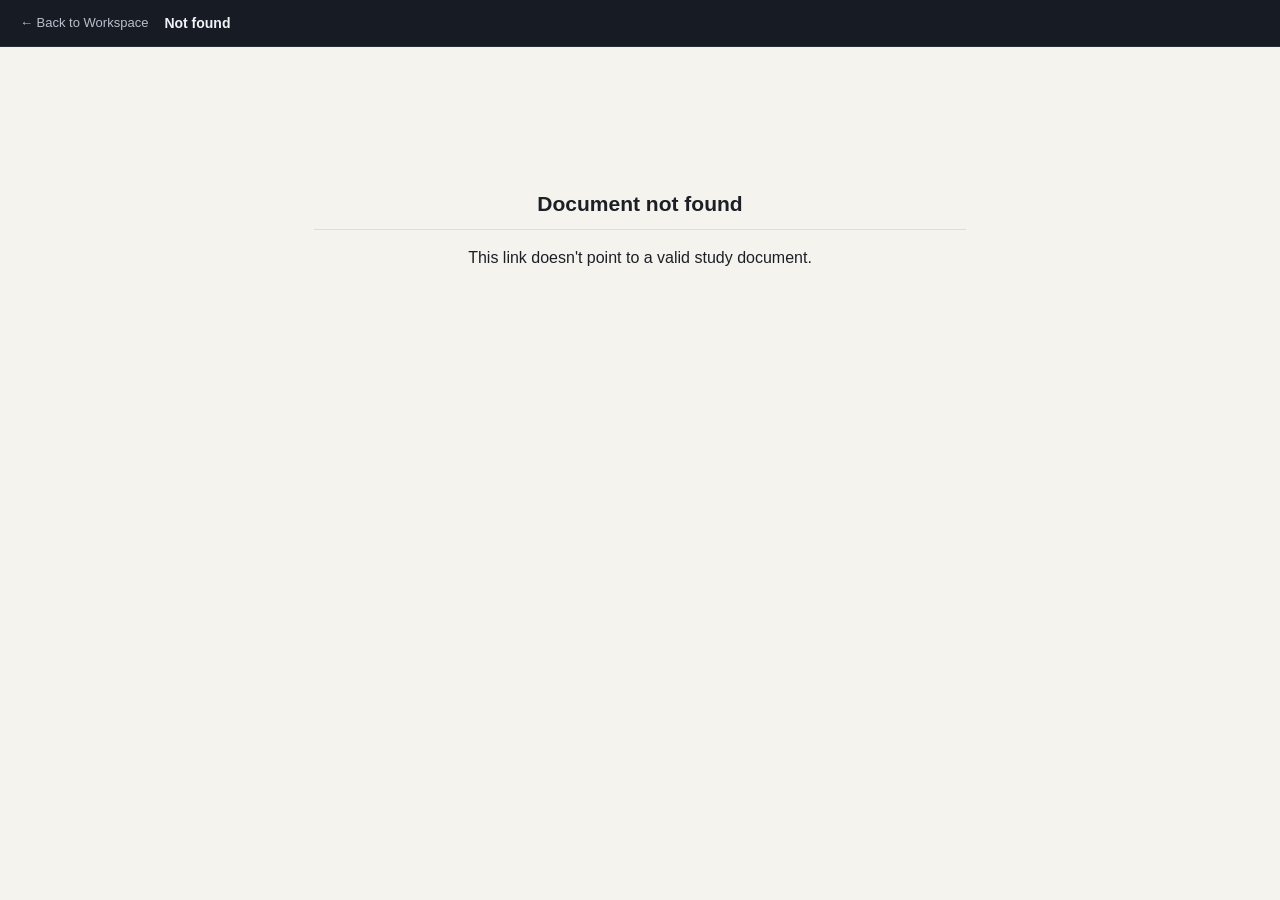
<file: docs.html>
<!DOCTYPE html>
<html lang="en">
<head>
    <meta charset="UTF-8">
    <meta name="viewport" content="width=device-width, initial-scale=1.0">
    <title>Loading… · CISSP Certification Workspace</title>
    <meta name="robots" content="noindex">
    <meta name="theme-color" content="#12151c">
    <link rel="icon" href="data:image/svg+xml,%3Csvg xmlns='http://www.w3.org/2000/svg' viewBox='0 0 100 100'%3E%3Crect width='100' height='100' rx='18' fill='%231a4480'/%3E%3Cpath d='M35 46h30a4 4 0 0 1 4 4v20a4 4 0 0 1-4 4H35a4 4 0 0 1-4-4V50a4 4 0 0 1 4-4z' fill='white'/%3E%3Cpath d='M40 46v-8a10 10 0 0 1 20 0v8' fill='none' stroke='white' stroke-width='6'/%3E%3Ccircle cx='50' cy='60' r='4' fill='%231a4480'/%3E%3C/svg%3E">
    <link rel="stylesheet" href="styles.css">
    <style>
        body { overflow: auto; background: var(--canvas-bg); height: auto; min-height: 100%; }
        .doc-topbar {
            position: sticky;
            top: 0;
            background: var(--shell-panel);
            color: var(--shell-text);
            display: flex;
            align-items: center;
            gap: 16px;
            padding: 12px 20px;
            z-index: 10;
            border-bottom: 1px solid var(--shell-border);
        }
        .doc-topbar a { color: var(--shell-text); text-decoration: none; font-size: 13px; white-space: nowrap; }
        .doc-topbar a:hover { color: var(--accent-on-dark); }
        .doc-topbar__title {
            color: var(--shell-text-strong);
            font-weight: 600;
            font-size: 14px;
            overflow: hidden;
            text-overflow: ellipsis;
            white-space: nowrap;
        }
        .doc-topbar__spacer { flex: 1; }
        .doc-page { max-width: 900px; margin: 0 auto; padding: 40px 24px 80px; }
        .doc-error { padding: 60px 24px; text-align: center; color: var(--text-muted); }
        @media (max-width: 640px) {
            .doc-page { padding: 24px 16px 60px; }
        }
    </style>
</head>
<body>
    <header class="doc-topbar">
        <a href="index.html">← Back to Workspace</a>
        <span class="doc-topbar__title" id="docTitle">Loading…</span>
        <span class="doc-topbar__spacer"></span>
        <a id="docRawLink" href="#" target="_blank" rel="noopener">View raw</a>
    </header>
    <main class="doc-page">
        <div class="sheet-inner" id="docContent">
            <p>Loading…</p>
        </div>
    </main>
    <script src="docs.js"></script>
</body>
</html>
</file>
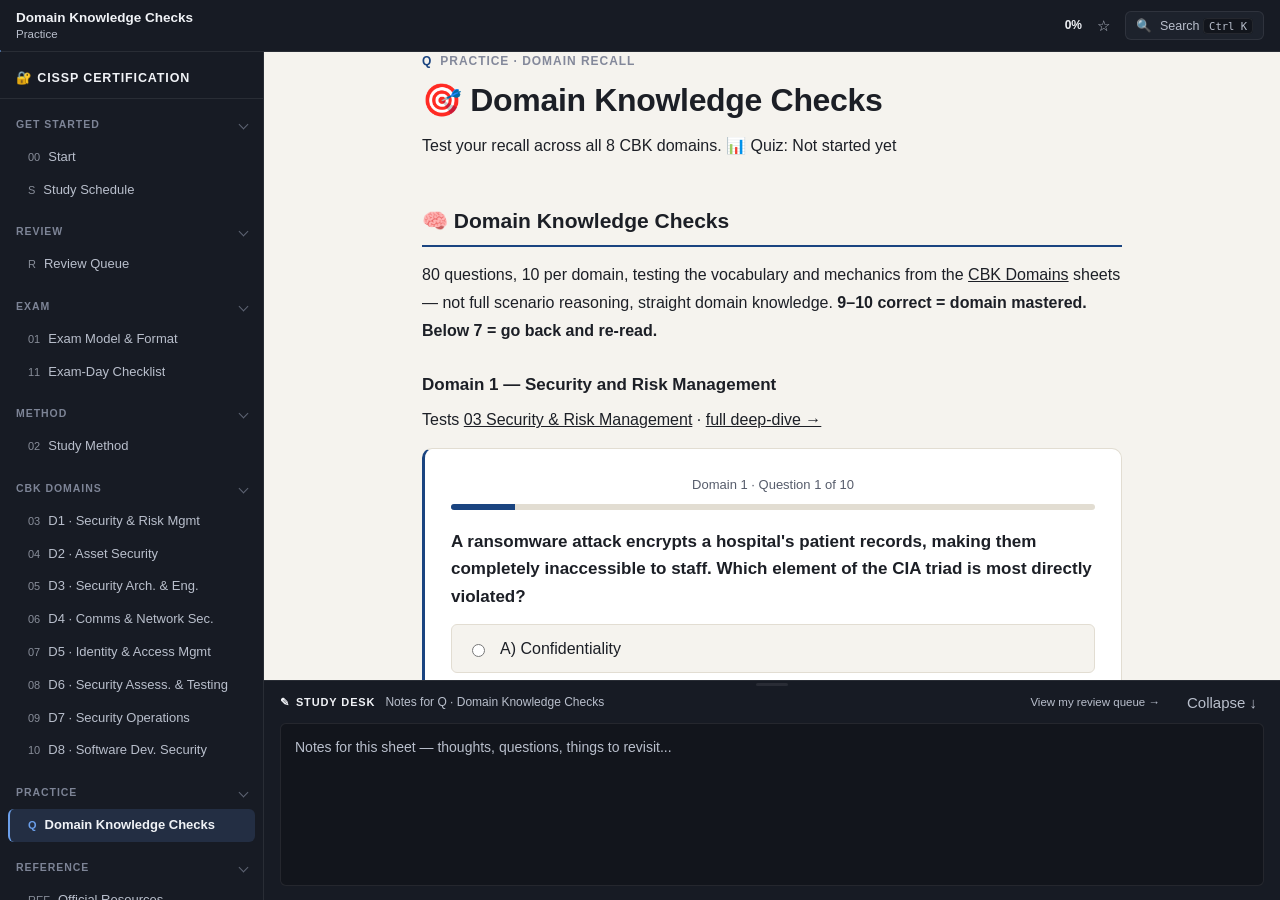
<file: quiz.html>
<!DOCTYPE html>
<html lang="en">
<head>
    <meta charset="UTF-8">
    <meta name="viewport" content="width=device-width, initial-scale=1.0">
    <title>Practice Quizzes - CISSP Certification Workspace</title>
    <meta name="description" content="The Practice quizzes and domain checks have moved into the CISSP Certification Workspace.">
    <meta http-equiv="refresh" content="0; url=index.html#sheet-practice">
    <link rel="canonical" href="https://myintp.github.io/CISSPCertification/index.html#sheet-practice">
    <link rel="icon" href="data:image/svg+xml,%3Csvg xmlns='http://www.w3.org/2000/svg' viewBox='0 0 100 100'%3E%3Crect width='100' height='100' rx='18' fill='%231a4480'/%3E%3Cpath d='M35 46h30a4 4 0 0 1 4 4v20a4 4 0 0 1-4 4H35a4 4 0 0 1-4-4V50a4 4 0 0 1 4-4z' fill='white'/%3E%3Cpath d='M40 46v-8a10 10 0 0 1 20 0v8' fill='none' stroke='white' stroke-width='6'/%3E%3Ccircle cx='50' cy='60' r='4' fill='%231a4480'/%3E%3C/svg%3E">
    <script>location.replace('index.html#sheet-practice');</script>
    <style>
        body { font-family: -apple-system, BlinkMacSystemFont, 'Segoe UI', Roboto, sans-serif; background: #12151c; color: #f0f2f6; display: flex; align-items: center; justify-content: center; height: 100vh; margin: 0; text-align: center; }
        a { color: #6b9fea; }
    </style>
</head>
<body>
    <p>The practice quizzes now live inside the <a href="index.html#sheet-practice">CISSP Certification Workspace</a>.<br>Redirecting…</p>
</body>
</html>
</file>
<file: styles.css>
/* ============================================================
   CISSP Certification Workspace - Design System & App Shell
   ============================================================ */

:root {
    /* Single accent hue, two lightness steps for light/dark surfaces */
    --accent: #1a4480;
    --accent-on-dark: #6b9fea;
    --accent-pale: #e9eef8;

    /* Legacy alias - some content rules still reference --navy */
    --navy: var(--accent);
    --navy-pale: #edf1f9;
    --blue-pale: var(--accent-pale);

    --amber: #93650a;
    --amber-pale: #f7efdd;
    --red: #a1281f;
    --red-pale: #f8ebe9;
    --green: #1e6b42;
    --green-pale: #e7f1ea;
    --teal: #12616d;

    /* Light reading canvas */
    --canvas-bg: #f5f3ee;
    --paper: #ffffff;
    --paper-border: #e2ddd2;
    --text: #1c1f26;
    --text-muted: #565c6b;
    --text-faint: #83889a;

    /* Dark app shell */
    --shell-bg: #12151c;
    --shell-panel: #171b24;
    --shell-panel-alt: #1d222c;
    --shell-border: rgba(255,255,255,0.08);
    --shell-text: #b9bfcc;
    --shell-text-strong: #f0f2f6;
    --shell-active-bg: rgba(110,161,255,0.14);

    --radius: 10px;
    --radius-sm: 6px;
    --shadow: 0 1px 3px rgba(0,0,0,0.08);
    --shadow-lg: 0 8px 24px rgba(0,0,0,0.35);

    --sidebar-width: 264px;
    --context-bar-height: 52px;
    --study-desk-height: 220px;
    --study-desk-collapsed-height: 42px;
    --prose-width: 700px;
    --wide-width: 1040px;

    --ease: cubic-bezier(0.2, 0, 0, 1);
}

/* --- Reset & Base --- */
* {
    box-sizing: border-box;
}

html, body {
    height: 100%;
}

body {
    font-family: -apple-system, BlinkMacSystemFont, 'Segoe UI', Roboto, Oxygen, Ubuntu, sans-serif;
    margin: 0;
    padding: 0;
    background: var(--shell-bg);
    color: var(--text);
    line-height: 1.6;
    overflow: hidden;
    -webkit-font-smoothing: antialiased;
}

a { color: inherit; }
button { font-family: inherit; }

code, kbd {
    font-family: ui-monospace, 'SF Mono', Consolas, Menlo, monospace;
}

/* Visible keyboard focus everywhere, invisible for mouse users */
:focus { outline: none; }

:focus-visible {
    outline: 2px solid var(--accent-on-dark);
    outline-offset: 2px;
    border-radius: 3px;
}

.sheet :focus-visible,
.quiz-card :focus-visible {
    outline-color: var(--accent);
}

@media (prefers-reduced-motion: reduce) {
    *, *::before, *::after {
        animation-duration: 0.001ms !important;
        transition-duration: 0.001ms !important;
    }
}

/* ============================================================
   App Shell Grid
   ============================================================ */
#appShell {
    display: grid;
    grid-template-rows: var(--context-bar-height) 1fr;
    grid-template-columns: var(--sidebar-width) 1fr;
    grid-template-areas:
        "context context"
        "sidebar workspace";
    height: 100vh;
}

#contextBar { grid-area: context; }
#sidebarNav { grid-area: sidebar; }
#workspace { grid-area: workspace; }

#fileProtocolBanner {
    position: fixed;
    top: 0;
    left: 0;
    right: 0;
    z-index: 500;
    background: var(--amber-pale);
    color: #4a3400;
    border-bottom: 2px solid var(--amber);
    padding: 10px 20px;
    font-size: 13px;
    text-align: center;
}

#fileProtocolBanner code {
    background: rgba(0, 0, 0, 0.08);
    padding: 1px 6px;
    border-radius: 4px;
}

#fileProtocolBanner[hidden] { display: none; }

/* ============================================================
   Context Bar - a workspace toolbar, not a website header
   ============================================================ */
#contextBar {
    position: relative;
    background: var(--shell-panel);
    border-bottom: 1px solid var(--shell-border);
    color: var(--shell-text);
    display: flex;
    align-items: center;
    gap: 14px;
    padding: 0 16px;
    min-width: 0;
}

#navDrawerToggle {
    display: none;
    background: none;
    border: 1px solid var(--shell-border);
    color: var(--shell-text-strong);
    border-radius: var(--radius-sm);
    padding: 6px 10px;
    cursor: pointer;
    font-size: 16px;
    line-height: 1;
    transition: background-color 0.12s var(--ease);
}

.context-crumb {
    display: flex;
    flex-direction: column;
    min-width: 0;
    line-height: 1.3;
}

.context-crumb__title {
    color: var(--shell-text-strong);
    font-weight: 600;
    font-size: 13.5px;
    white-space: nowrap;
    overflow: hidden;
    text-overflow: ellipsis;
}

.context-crumb__path {
    font-size: 11.5px;
    color: var(--shell-text);
    white-space: nowrap;
    overflow: hidden;
    text-overflow: ellipsis;
}

.context-bar__spacer { flex: 1; }

.context-bar__actions {
    display: flex;
    align-items: center;
    gap: 8px;
    font-size: 13px;
    white-space: nowrap;
}

.context-progress {
    display: flex;
    align-items: center;
    gap: 6px;
    color: var(--shell-text);
    font-size: 12px;
}

.context-progress__value {
    color: var(--shell-text-strong);
    font-weight: 600;
    font-variant-numeric: tabular-nums;
}

.icon-btn {
    background: none;
    border: none;
    color: var(--shell-text);
    cursor: pointer;
    font-size: 15px;
    padding: 5px 7px;
    border-radius: var(--radius-sm);
    line-height: 1;
    transition: background-color 0.12s var(--ease), color 0.12s var(--ease);
}

.icon-btn:hover {
    background: var(--shell-panel-alt);
    color: var(--shell-text-strong);
}

.icon-btn.is-active { color: var(--accent-on-dark); }

.search-trigger {
    display: flex;
    align-items: center;
    gap: 8px;
    background: var(--shell-panel-alt);
    border: 1px solid var(--shell-border);
    color: var(--shell-text);
    border-radius: var(--radius-sm);
    padding: 6px 10px;
    cursor: pointer;
    font-size: 12.5px;
    transition: border-color 0.12s var(--ease), color 0.12s var(--ease);
}

.search-trigger:hover {
    color: var(--shell-text-strong);
    border-color: var(--accent-on-dark);
}

.search-trigger kbd {
    background: var(--shell-bg);
    border: 1px solid var(--shell-border);
    border-radius: 4px;
    padding: 1px 5px;
    font-size: 10.5px;
    color: var(--shell-text);
}

/* Reading position - subtle, purely reflects scroll within the active sheet */
#readingProgress {
    position: absolute;
    left: 0;
    bottom: -1px;
    height: 2px;
    width: 0%;
    background: var(--accent-on-dark);
    opacity: 0.55;
    transition: width 0.1s linear;
}

/* ============================================================
   Sidebar Navigation - the certification map
   ============================================================ */
#sidebarNav {
    background: var(--shell-panel);
    border-right: 1px solid var(--shell-border);
    color: var(--shell-text);
    overflow-y: auto;
    display: flex;
    flex-direction: column;
}

.sidebar-brand {
    padding: 16px 16px 10px;
    font-weight: 700;
    font-size: 12.5px;
    letter-spacing: 0.07em;
    text-transform: uppercase;
    color: var(--shell-text-strong);
    border-bottom: 1px solid var(--shell-border);
    margin-bottom: 6px;
}

.nav-groups { flex: 1; padding: 4px 8px 12px; }

.nav-group { margin-bottom: 1px; }

.nav-group summary {
    list-style: none;
    cursor: pointer;
    display: flex;
    align-items: center;
    justify-content: space-between;
    padding: 7px 8px;
    font-size: 10.5px;
    font-weight: 700;
    letter-spacing: 0.09em;
    text-transform: uppercase;
    color: var(--text-faint);
    color: #7d8496;
    border-radius: var(--radius-sm);
}

.nav-group summary::-webkit-details-marker { display: none; }

.nav-group summary:hover {
    background: var(--shell-panel-alt);
    color: var(--shell-text-strong);
}

.nav-group summary::after {
    content: '';
    width: 6px;
    height: 6px;
    border-right: 1.5px solid currentColor;
    border-bottom: 1.5px solid currentColor;
    transform: rotate(45deg);
    transition: transform 0.15s var(--ease);
    opacity: 0.7;
}

.nav-group:not([open]) summary::after { transform: rotate(-45deg); }

.nav-group ul { list-style: none; margin: 1px 0 10px; padding: 0; }

.nav-item {
    display: flex;
    align-items: baseline;
    gap: 8px;
    padding: 6px 10px 6px 18px;
    border-radius: var(--radius-sm);
    color: var(--shell-text);
    text-decoration: none;
    font-size: 13px;
    border-left: 2px solid transparent;
    position: relative;
    transition: background-color 0.12s var(--ease), color 0.12s var(--ease);
}

.nav-item:hover {
    background: var(--shell-panel-alt);
    color: var(--shell-text-strong);
}

.nav-item.is-active {
    background: var(--shell-active-bg);
    color: var(--shell-text-strong);
    border-left-color: var(--accent-on-dark);
    font-weight: 600;
}

.nav-item__code {
    font-variant-numeric: tabular-nums;
    color: var(--shell-text);
    font-size: 11px;
    opacity: 0.7;
    flex-shrink: 0;
}

.nav-item.is-active .nav-item__code {
    color: var(--accent-on-dark);
    opacity: 1;
}

.nav-item__label {
    overflow: hidden;
    text-overflow: ellipsis;
    white-space: nowrap;
}

/* Real, derived signal only: dot shows when a sheet has a saved Study Desk note */
.nav-item__note-dot {
    width: 5px;
    height: 5px;
    border-radius: 50%;
    background: var(--accent-on-dark);
    margin-left: auto;
    flex-shrink: 0;
    opacity: 0;
}

.nav-item.has-note .nav-item__note-dot { opacity: 0.85; }

.sidebar-footer {
    border-top: 1px solid var(--shell-border);
    padding: 10px 16px;
    font-size: 11.5px;
    color: var(--text-faint);
}

.sidebar-footer a {
    color: var(--shell-text);
    text-decoration: none;
}

.sidebar-footer a:hover { color: var(--accent-on-dark); }

/* Mobile nav drawer backdrop */
#navBackdrop { display: none; }

/* ============================================================
   Workspace = Content Canvas + Study Desk
   ============================================================ */
#workspace {
    display: flex;
    flex-direction: column;
    min-width: 0;
    min-height: 0;
    background: var(--canvas-bg);
}

#contentCanvas {
    flex: 1 1 auto;
    min-height: 0;
    overflow-y: auto;
    padding: 40px 28px 72px;
}

.sheet { display: none; }
.sheet.is-active { display: block; }

/* Breakout grid: narrow prose column by default; .breakout elements span wider */
.sheet-inner {
    display: grid;
    grid-template-columns: 1fr min(var(--prose-width), 100%) 1fr;
    row-gap: 0;
}

.sheet-inner > * { grid-column: 2; min-width: 0; }

.sheet-inner > .breakout {
    grid-column: 1 / 4;
    width: 100%;
    max-width: var(--wide-width);
    justify-self: center;
}

/* ============================================================
   Sheet header - the title is the dominant element, the code is not
   ============================================================ */
.sheet-header { margin-bottom: 30px; }

.sheet-kicker {
    display: flex;
    align-items: baseline;
    gap: 8px;
    font-size: 12px;
    font-weight: 700;
    letter-spacing: 0.08em;
    text-transform: uppercase;
    color: var(--text-faint);
    margin-bottom: 10px;
}

.sheet-kicker__code {
    color: var(--accent);
    font-variant-numeric: tabular-nums;
}

.sheet-title {
    font-size: 32px;
    line-height: 1.2;
    font-weight: 700;
    letter-spacing: -0.01em;
    color: var(--text);
    margin: 0 0 12px 0;
}

.sheet-lede {
    font-size: 17px;
    line-height: 1.65;
    color: var(--text-muted);
    margin: 0;
    max-width: 62ch;
}

.sheet-divider {
    border: none;
    border-top: 1px solid var(--paper-border);
    margin: 22px 0 28px;
}

/* ============================================================
   Prose & section rhythm
   ============================================================ */
.sheet-inner h2 {
    font-size: 21px;
    font-weight: 700;
    color: var(--text);
    margin: 40px 0 14px;
    padding-bottom: 8px;
    border-bottom: 1px solid var(--paper-border);
}

.sheet-inner > .sheet-header + h2,
.sheet-inner > h2:first-child { margin-top: 0; }

.sheet-inner h3 {
    font-size: 17px;
    font-weight: 700;
    color: var(--text);
    margin: 26px 0 8px;
}

.sheet-inner h4 {
    font-size: 15px;
    font-weight: 700;
    color: var(--text);
    margin: 20px 0 6px;
}

.sheet-inner p {
    font-size: 16px;
    line-height: 1.75;
    color: var(--text);
    margin: 0 0 14px;
}

.sheet-inner ul,
.sheet-inner ol {
    font-size: 16px;
    line-height: 1.75;
    color: var(--text);
    margin: 0 0 14px;
    padding-left: 22px;
}

.sheet-inner li { margin-bottom: 6px; }

.sheet-inner strong { font-weight: 700; }

.sheet-footnote {
    margin-top: 18px;
    font-size: 13.5px;
    color: var(--text-faint);
}

/* --- Grids of info cards (used only for genuinely parallel items) --- */
.card-grid {
    display: grid;
    grid-template-columns: repeat(auto-fit, minmax(200px, 1fr));
    gap: 14px;
    margin: 20px 0 28px;
}

.card-grid--narrow { grid-template-columns: repeat(auto-fit, minmax(220px, 1fr)); }
.card-grid--wide { grid-template-columns: repeat(auto-fit, minmax(240px, 1fr)); }
.card-grid--2col { grid-template-columns: 1fr 1fr; }

@media (max-width: 600px) {
    .card-grid--2col { grid-template-columns: 1fr; }
}

.info-card {
    background: var(--paper);
    padding: 18px;
    border-radius: var(--radius-sm);
    border: 1px solid var(--paper-border);
}

.info-card p { margin: 0; }
.info-card h3, .info-card h4 { margin-top: 0 !important; }
.info-card--flat { background: var(--navy-pale); border-color: transparent; }
.info-card--flat-blue { background: var(--blue-pale); border-color: transparent; }

/* ============================================================
   Content patterns: definition / tip / important / example / scenario
   Consistent eyebrow + left border, no heavy card chrome
   ============================================================ */
.pattern {
    margin: 20px 0 26px;
    padding: 14px 18px 16px;
    border-left: 3px solid var(--paper-border);
    background: transparent;
}

.pattern__label {
    display: block;
    font-size: 11px;
    font-weight: 700;
    letter-spacing: 0.08em;
    text-transform: uppercase;
    margin-bottom: 6px;
}

.pattern p:last-child { margin-bottom: 0; }

.pattern--definition {
    border-left-color: var(--accent);
    background: var(--navy-pale);
}
.pattern--definition .pattern__label { color: var(--accent); }

.pattern--tip {
    border-left-color: var(--teal);
    background: #eef5f5;
}
.pattern--tip .pattern__label { color: var(--teal); }

.pattern--important {
    border-left-color: var(--amber);
    background: var(--amber-pale);
}
.pattern--important .pattern__label { color: var(--amber); }

.pattern--example {
    border-left-color: var(--text-faint);
    background: #f1f0eb;
}
.pattern--example .pattern__label { color: var(--text-muted); }
.pattern--example p { font-style: italic; }

.pattern--scenario {
    border-left-color: var(--accent);
    background: var(--paper);
    border: 1px solid var(--paper-border);
    border-left-width: 3px;
}
.pattern--scenario .pattern__label { color: var(--accent); }

/* Compact architecture-model flow banner (e.g. Vision -> ... -> Roadmap) */
.flow-diagram {
    background: var(--navy-pale);
    border: 1px solid #d7e0f5;
    border-radius: var(--radius-sm);
    padding: 18px 24px;
    margin: 8px 0 28px;
    text-align: center;
    font-weight: 700;
    font-size: 17px;
    color: var(--accent);
    line-height: 1.6;
}

@media (max-width: 767px) {
    .flow-diagram { font-size: 14.5px; padding: 14px 16px; }
}

.trap-text {
    color: var(--red);
    margin: 6px 0 0 0;
    font-size: 14.5px;
    font-style: italic;
}

.sheet-inner code,
.doc-page code {
    background: var(--navy-pale);
    padding: 1px 5px;
    border-radius: 4px;
    font-size: 0.92em;
    overflow-wrap: anywhere;
}

/* --- Preformatted / ASCII-diagram code blocks --- */
.sheet-inner pre,
.doc-page pre {
    overflow-x: auto;
    max-width: 100%;
    margin: 18px 0;
    padding: 16px 18px;
    background: #1c2333;
    color: #dbe2f5;
    border-radius: var(--radius-sm);
    font-size: 13px;
    line-height: 1.6;
    -webkit-overflow-scrolling: touch;
}

.sheet-inner pre code,
.doc-page pre code {
    background: none;
    padding: 0;
    color: inherit;
}

/* --- Tables --- */
.table-scroll {
    overflow-x: auto;
    margin: 18px 0;
    -webkit-overflow-scrolling: touch;
}

.table-standard {
    width: 100%;
    border-collapse: collapse;
    margin: 0;
    font-size: 14.5px;
    background: var(--paper);
}

.table-standard th,
.table-standard td {
    padding: 11px 14px;
    text-align: left;
    border: 1px solid var(--paper-border);
}

.table-standard th {
    background: #1e2a4d;
    color: white;
    font-weight: 600;
    white-space: nowrap;
}

.table-standard td.center { text-align: center; }
.table-standard tbody tr:nth-child(even) { background: #faf9f5; }

/* --- Defense pattern grid --- */
.defense-step {
    background: var(--navy-pale);
    padding: 14px;
    border-radius: var(--radius-sm);
    border-left: 3px solid var(--accent);
}

.defense-step strong { display: block; margin-bottom: 5px; font-size: 14.5px; }
.defense-step p { margin: 5px 0 0 0 !important; font-size: 14px; }

/* --- Score bands --- */
.score-band {
    color: white;
    padding: 14px;
    border-radius: var(--radius-sm);
    text-align: center;
}

.score-band .score-band__value { font-size: 26px; font-weight: 700; }
.score-band--red { background: var(--red); }
.score-band--amber { background: var(--amber); }
.score-band--teal { background: var(--teal); }
.score-band--green { background: var(--green); }

/* --- Resource links --- */
.resource-list {
    font-size: 15.5px;
    line-height: 2.5;
    list-style: none;
    padding-left: 0;
}

.resource-list a {
    color: var(--accent);
    text-decoration: none;
    font-weight: 600;
    border-bottom: 1px solid var(--accent);
    padding-bottom: 1px;
}

.resource-list a:hover { opacity: 0.75; }

/* --- Progress Tracker --- */
.tracker-box {
    background: var(--paper);
    padding: 20px;
    border-radius: var(--radius-sm);
    margin: 18px 0;
    border: 1px solid var(--paper-border);
}

.tracker-grid {
    display: grid;
    grid-template-columns: repeat(auto-fit, minmax(200px, 1fr));
    gap: 10px;
    margin: 4px 0 15px;
}

.tracker-item {
    display: flex;
    align-items: center;
    gap: 8px;
    cursor: pointer;
    padding: 8px;
    background: var(--canvas-bg);
    border-radius: 4px;
    border: 1px solid var(--paper-border);
}

.progress-checkbox {
    accent-color: var(--accent);
    transform: scale(1.15);
    margin-right: 8px;
}

.tracker-footer {
    display: flex;
    justify-content: space-between;
    align-items: center;
    flex-wrap: wrap;
    gap: 10px;
    margin-top: 18px;
    padding-top: 18px;
    border-top: 1px solid var(--paper-border);
}

.tracker-summary { font-size: 15px; }

/* --- Buttons --- */
.btn {
    padding: 9px 18px;
    border: none;
    border-radius: 6px;
    cursor: pointer;
    font-size: 13.5px;
    font-weight: 600;
    transition: opacity 0.15s var(--ease);
}

.btn:hover { opacity: 0.88; }
.btn-primary { background: var(--accent); color: white; }
.btn-danger { background: var(--red); color: white; }
.btn-secondary { background: #565c6b; color: white; }

/* ============================================================
   Markdown-viewer callouts (blockquotes) - used by both docs.js and
   the inline deep-dive renderer in app.js.
   ============================================================ */
.callout {
    margin: 16px 0;
    padding: 12px 16px;
    border-left: 3px solid var(--paper-border);
    border-radius: var(--radius-sm);
    background: var(--canvas-bg);
}

.callout p { margin: 0; }
.callout--warning { border-left-color: var(--amber); background: var(--amber-pale); }
.callout--accent { border-left-color: var(--accent); background: var(--accent-pale); }
.callout--soft { border-left-color: var(--paper-border); background: var(--canvas-bg); }

/* ============================================================
   Inline deep-dive (a domain sheet's .md file, rendered directly
   into the sheet - no separate page, no extra click)
   ============================================================ */
.deep-dive-heading {
    display: flex;
    align-items: center;
    gap: 8px;
    color: var(--accent);
    font-size: 15px;
    font-weight: 700;
    text-transform: uppercase;
    letter-spacing: 0.03em;
    margin: 0 0 18px;
}

.deep-dive-inline table code { white-space: nowrap; }

.sheet-cta {
    display: flex;
    gap: 12px;
    flex-wrap: wrap;
    margin: 28px 0 8px;
    padding-top: 20px;
    border-top: 1px solid var(--paper-border);
}

/* ============================================================
   Today dashboard (Start sheet): Today's Focus + Study Timer
   ============================================================ */
.today-dashboard {
    display: grid;
    grid-template-columns: 1.3fr 1fr;
    gap: 16px;
    margin: 22px 0;
}

@media (max-width: 700px) {
    .today-dashboard { grid-template-columns: 1fr; }
}

.today-card {
    background: var(--paper);
    border: 1px solid var(--paper-border);
    border-left: 4px solid var(--accent);
    border-radius: var(--radius);
    padding: 20px 22px;
}

.today-focus__label {
    font-size: 12px;
    font-weight: 700;
    text-transform: uppercase;
    letter-spacing: 0.03em;
    color: var(--accent);
    margin: 0 0 8px;
}

.today-focus__task { font-size: 16px; font-weight: 600; margin: 0 0 16px; color: var(--text); }

.today-focus__actions { display: flex; gap: 10px; flex-wrap: wrap; margin-bottom: 14px; }

.today-focus__progress { font-size: 13px; color: var(--text-muted); margin: 0; }

.timer-card {
    display: flex;
    align-items: center;
    gap: 18px;
    border-left-color: var(--teal);
    transition: background-color 0.3s var(--ease), border-color 0.3s var(--ease);
}

.timer-card.timer-flash { background: var(--green-pale); border-left-color: var(--green); }

.timer-card__gauge { flex-shrink: 0; }

.timer-card__body { display: flex; flex-direction: column; gap: 6px; flex: 1; min-width: 0; }

.timer-card__mode { font-size: 12px; font-weight: 700; text-transform: uppercase; letter-spacing: 0.03em; color: var(--teal); }

.timer-card__display { font-size: 32px; font-weight: 700; font-variant-numeric: tabular-nums; color: var(--text); line-height: 1; }

.timer-card__controls { display: flex; gap: 8px; margin-top: 4px; flex-wrap: wrap; }

.timer-card__presets { display: flex; gap: 6px; margin-top: 8px; }

.timer-preset-btn {
    font: inherit;
    font-size: 12px;
    padding: 4px 10px;
    border-radius: 20px;
    border: 1px solid var(--paper-border);
    background: var(--canvas-bg);
    color: var(--text-muted);
    cursor: pointer;
    transition: border-color 0.12s var(--ease), color 0.12s var(--ease);
}

.timer-preset-btn:hover { border-color: var(--teal); color: var(--teal); }

/* ============================================================
   Study Schedule: collapsible week groups
   ============================================================ */
.schedule-week {
    background: var(--paper);
    border: 1px solid var(--paper-border);
    border-radius: var(--radius-sm);
    padding: 4px 18px;
    margin-bottom: 12px;
}

.schedule-week[open] { padding-bottom: 16px; }

.schedule-week__summary {
    cursor: pointer;
    list-style: none;
    padding: 14px 0;
    font-weight: 700;
    color: var(--text);
    display: flex;
    align-items: center;
    justify-content: space-between;
    gap: 10px;
}

.schedule-week__summary::-webkit-details-marker { display: none; }

.schedule-week__count {
    font-size: 12px;
    font-weight: 700;
    color: var(--accent);
    background: var(--accent-pale);
    padding: 2px 10px;
    border-radius: 20px;
}

.schedule-week__days { display: flex; flex-direction: column; gap: 8px; }

.schedule-week__days .tracker-item { align-items: flex-start; font-size: 14px; }
.schedule-week__days .tracker-item input[type="checkbox"] { margin-top: 3px; flex-shrink: 0; }

/* --- Circular progress gauge (shared: quiz score, tracker checklist) --- */
.gauge-tile__gauge {
    display: inline-flex;
    flex-shrink: 0;
}

.gauge-ring circle { transition: stroke-dashoffset 0.3s var(--ease); }

/* ============================================================
   Study Desk (bottom panel)
   ============================================================ */
#studyDesk {
    flex: 0 0 var(--study-desk-height);
    background: var(--shell-panel);
    color: var(--shell-text);
    border-top: 1px solid var(--shell-border);
    display: flex;
    flex-direction: column;
    min-height: var(--study-desk-collapsed-height);
    position: relative;
}

#studyDesk.is-collapsed { flex-basis: var(--study-desk-collapsed-height); }

.study-desk__resize-handle {
    height: 6px;
    cursor: ns-resize;
    flex: 0 0 auto;
    position: relative;
}

.study-desk__resize-handle::before {
    content: '';
    position: absolute;
    left: 50%;
    top: 2px;
    width: 32px;
    height: 3px;
    border-radius: 2px;
    background: var(--shell-border);
    transform: translateX(-50%);
}

#studyDesk.is-collapsed .study-desk__resize-handle {
    cursor: default;
    pointer-events: none;
}

.study-desk__header {
    display: flex;
    align-items: center;
    gap: 10px;
    padding: 3px 16px 8px;
    flex: 0 0 auto;
}

.study-desk__title {
    display: flex;
    align-items: center;
    gap: 6px;
    font-size: 11px;
    font-weight: 700;
    letter-spacing: 0.08em;
    text-transform: uppercase;
    color: var(--shell-text-strong);
}

.study-desk__scope {
    font-size: 12px;
    color: var(--shell-text);
    white-space: nowrap;
    overflow: hidden;
    text-overflow: ellipsis;
}

.study-desk__spacer { flex: 1; }

.study-desk__body {
    flex: 1 1 auto;
    min-height: 0;
    padding: 0 16px 14px;
    display: flex;
}

#studyDesk.is-collapsed .study-desk__body { display: none; }

.study-desk__editor {
    flex: 1;
    width: 100%;
    resize: none;
    background: var(--shell-bg);
    color: var(--shell-text-strong);
    border: 1px solid var(--shell-border);
    border-radius: var(--radius-sm);
    padding: 12px 14px;
    font-family: inherit;
    font-size: 14px;
    line-height: 1.65;
}

.study-desk__editor::placeholder { color: var(--shell-text); }

.study-desk__editor:focus-visible {
    outline: none;
    border-color: var(--accent-on-dark);
}

.study-desk__saved {
    font-size: 11px;
    color: var(--shell-text);
    white-space: nowrap;
}

.study-desk__review-link {
    font-size: 11.5px;
    color: var(--shell-text);
    text-decoration: none;
    white-space: nowrap;
}

.study-desk__review-link:hover { color: var(--accent-on-dark); }

/* ============================================================
   Review Hub
   ============================================================ */
.review-filters {
    display: flex;
    gap: 6px;
    margin: 4px 0 28px;
    flex-wrap: wrap;
}

.review-filter {
    background: var(--paper);
    border: 1px solid var(--paper-border);
    color: var(--text-muted);
    padding: 6px 14px;
    border-radius: 999px;
    font-size: 13px;
    font-weight: 600;
    cursor: pointer;
    transition: background-color 0.12s var(--ease), color 0.12s var(--ease), border-color 0.12s var(--ease);
}

.review-filter:hover { border-color: var(--accent); color: var(--text); }

.review-filter.is-active {
    background: var(--accent);
    border-color: var(--accent);
    color: white;
}

.review-continue {
    display: flex;
    flex-direction: column;
    gap: 4px;
    background: var(--navy-pale);
    border: 1px solid #d7e0f5;
    border-radius: var(--radius-sm);
    padding: 14px 18px;
    margin-bottom: 30px;
}

.review-continue__label {
    font-size: 11px;
    font-weight: 700;
    letter-spacing: 0.08em;
    text-transform: uppercase;
    color: var(--accent);
}

.review-continue__link {
    display: flex;
    align-items: baseline;
    gap: 8px;
    flex-wrap: wrap;
    text-decoration: none;
    color: var(--text);
    font-weight: 600;
    font-size: 15px;
}

.review-continue__cta {
    margin-left: auto;
    font-size: 13px;
    font-weight: 600;
    color: var(--accent);
    white-space: nowrap;
}

.review-empty-state {
    padding: 24px 0 30px;
    color: var(--text-muted);
}

.review-empty-state p { margin: 0 0 6px; }

.review-section { margin-bottom: 32px; }

.review-section__title {
    display: flex;
    align-items: center;
    gap: 8px;
    font-size: 12px;
    font-weight: 700;
    letter-spacing: 0.07em;
    text-transform: uppercase;
    color: var(--text-faint);
    border-bottom: 1px solid var(--paper-border);
    padding-bottom: 8px;
    margin: 0 0 12px;
}

.review-section__count {
    background: var(--paper-border);
    color: var(--text-muted);
    border-radius: 999px;
    padding: 1px 8px;
    font-size: 11px;
    font-weight: 600;
    text-transform: none;
    letter-spacing: normal;
}

.review-empty {
    color: var(--text-faint);
    font-size: 14px;
    margin: 0 0 4px !important;
}

.review-item {
    display: flex;
    align-items: flex-start;
    gap: 12px;
    text-decoration: none;
    color: var(--text);
    padding: 10px 12px;
    border-radius: var(--radius-sm);
    border: 1px solid transparent;
}

.review-item:hover { background: var(--paper); border-color: var(--paper-border); }
.review-item + .review-item { margin-top: 2px; }

.review-item__code {
    font-size: 11.5px;
    color: var(--accent);
    font-variant-numeric: tabular-nums;
    flex-shrink: 0;
    margin-top: 2px;
}

.review-item__body {
    display: flex;
    flex-direction: column;
    gap: 2px;
    min-width: 0;
    flex: 1;
}

.review-item__title { font-weight: 600; font-size: 14.5px; }
.review-item__meta { font-size: 12.5px; color: var(--text-muted); }
.review-item__flag { margin-left: 8px; }
.review-item__note { font-size: 13px; color: var(--text-muted); font-style: italic; }

.review-item__cta {
    font-size: 13px;
    font-weight: 600;
    color: var(--accent);
    white-space: nowrap;
    align-self: center;
}

.review-item-link {
    display: inline-block;
    margin-top: 6px;
    font-size: 13px;
    font-weight: 600;
    color: var(--accent);
    text-decoration: none;
}

/* ============================================================
   Search dialog - command-palette presentation
   ============================================================ */
#searchDialog {
    border: 1px solid var(--paper-border);
    border-radius: var(--radius);
    padding: 0;
    width: min(560px, 90vw);
    box-shadow: var(--shadow-lg);
    background: var(--paper);
    color: var(--text);
}

#searchDialog::backdrop { background: rgba(10, 12, 18, 0.55); }

.search-dialog__input-row {
    display: flex;
    align-items: center;
    gap: 10px;
    padding: 4px 6px 4px 16px;
    border-bottom: 1px solid var(--paper-border);
}

.search-dialog__icon { color: var(--text-faint); font-size: 15px; }

.search-dialog__input {
    flex: 1;
    border: none;
    padding: 14px 0;
    font-size: 16px;
    font-family: inherit;
    color: var(--text);
    background: transparent;
}

.search-dialog__input:focus-visible { outline: none; }

.search-dialog__results {
    list-style: none;
    margin: 0;
    padding: 6px;
    max-height: 360px;
    overflow-y: auto;
}

.search-dialog__group-label {
    font-size: 11px;
    font-weight: 700;
    letter-spacing: 0.06em;
    text-transform: uppercase;
    color: var(--text-faint);
    padding: 10px 12px 4px;
}

.search-dialog__result {
    display: flex;
    align-items: baseline;
    gap: 8px;
    padding: 9px 12px;
    border-radius: var(--radius-sm);
    cursor: pointer;
}

.search-dialog__result-code {
    font-size: 11.5px;
    color: var(--accent);
    font-variant-numeric: tabular-nums;
    flex-shrink: 0;
}

.search-dialog__result-title { font-weight: 600; font-size: 14.5px; }
.search-dialog__result--heading .search-dialog__result-title {
    font-weight: 400;
    color: var(--text-muted);
}
.search-dialog__result--heading { padding-left: 22px; }

.search-dialog__result.is-selected { background: var(--accent-pale); }

.search-dialog__empty { padding: 18px; color: var(--text-muted); font-size: 14px; }

/* ============================================================
   Quiz sheet (Practice)
   ============================================================ */
h2.quiz-section-heading {
    color: var(--text);
    border-bottom: 2px solid var(--accent);
    padding-bottom: 8px;
    margin-top: 0;
}

.quiz-card {
    background: var(--paper);
    border-radius: var(--radius);
    padding: 26px;
    margin-bottom: 22px;
    border: 1px solid var(--paper-border);
    border-left: 3px solid var(--accent);
}

.quiz-card h3 { color: var(--text); margin-top: 0; }

.quiz-question {
    font-size: 17px;
    font-weight: 600;
    margin-bottom: 14px;
    color: var(--text);
}

.quiz-options {
    display: flex;
    flex-direction: column;
    gap: 9px;
    margin: 14px 0;
}

.quiz-options label {
    display: flex;
    align-items: center;
    gap: 12px;
    padding: 11px 15px;
    background: var(--canvas-bg);
    border-radius: var(--radius-sm);
    cursor: pointer;
    border: 1px solid var(--paper-border);
    transition: background-color 0.12s var(--ease), border-color 0.12s var(--ease);
}

.quiz-options label:hover { background: var(--accent-pale); }
.quiz-options label.selected { border-color: var(--accent); background: var(--accent-pale); }
.quiz-options label.correct { border-color: var(--green); background: var(--green-pale); }
.quiz-options label.wrong { border-color: var(--red); background: var(--red-pale); }

.quiz-submit {
    background: var(--accent);
    color: white;
    border: none;
    padding: 10px 26px;
    border-radius: var(--radius-sm);
    font-size: 15px;
    cursor: pointer;
    margin-top: 8px;
    transition: opacity 0.12s var(--ease);
}

.quiz-submit:hover { opacity: 0.9; }
.quiz-submit:disabled { opacity: 0.5; cursor: not-allowed; }

.feedback-text {
    margin-top: 10px;
    padding: 14px;
    background: var(--navy-pale);
    border-radius: var(--radius-sm);
    border-left: 3px solid var(--accent);
    display: none;
}

.feedback-text.show { display: block; }

.quiz-progress { text-align: center; font-size: 13px; color: var(--text-muted); margin-bottom: 18px; }

.quiz-progress-bar {
    width: 100%;
    height: 6px;
    background: var(--paper-border);
    border-radius: 4px;
    overflow: hidden;
    margin: 8px 0;
}

.quiz-progress-fill { height: 100%; background: var(--accent); }

.quiz-score-banner {
    text-align: center;
    font-size: 14px;
    color: var(--text);
    background: var(--navy-pale);
    border-radius: var(--radius-sm);
    padding: 11px;
    margin-bottom: 22px;
    font-weight: 600;
}

.case-study {
    background: var(--canvas-bg);
    padding: 18px;
    border-radius: var(--radius-sm);
    margin: 18px 0;
    border-left: 3px solid var(--amber);
}

.case-study h4 { margin-top: 0 !important; color: var(--text); }

.tag {
    display: inline-block;
    padding: 2px 10px;
    border-radius: 20px;
    font-size: 11.5px;
    font-weight: 600;
    margin-right: 5px;
}

.tag-easy { background: var(--green-pale); color: #155724; }
.tag-medium { background: var(--amber-pale); color: #7a5c00; }
.tag-hard { background: var(--red-pale); color: #7a201a; }
.tag-architect { background: var(--accent-pale); color: var(--accent); }

.model-answer summary {
    cursor: pointer;
    color: var(--accent);
    font-weight: 700;
    padding: 9px;
    background: var(--navy-pale);
    border-radius: 4px;
}

.model-answer-body {
    padding: 18px;
    background: var(--canvas-bg);
    border-radius: var(--radius-sm);
    margin-top: 10px;
}

.model-answer-body p { margin: 0 0 10px 0; }

.scoring-section {
    margin-top: 50px;
    background: var(--paper);
    border-radius: var(--radius);
    padding: 26px;
    border: 1px solid var(--paper-border);
}

.scoring-section h2 { color: var(--text); border: none; margin-top: 0; padding-bottom: 0; }

.score-band-grid {
    display: grid;
    grid-template-columns: repeat(auto-fit, minmax(150px, 1fr));
    gap: 10px;
}

/* ============================================================
   Utility
   ============================================================ */
.text-center { text-align: center; }
.mt-20 { margin-top: 20px; }
.mb-20 { margin-bottom: 20px; }
.sr-only {
    position: absolute;
    width: 1px; height: 1px;
    padding: 0; margin: -1px;
    overflow: hidden;
    clip: rect(0,0,0,0);
    white-space: nowrap;
    border: 0;
}

/* ============================================================
   Responsive: Tablet + Mobile
   ============================================================ */
@media (max-width: 1023px) {
    #appShell { grid-template-columns: 0 1fr; }

    #navDrawerToggle { display: inline-flex; align-items: center; }

    #sidebarNav {
        position: fixed;
        top: var(--context-bar-height);
        left: 0;
        bottom: 0;
        width: min(300px, 84vw);
        transform: translateX(-100%);
        transition: transform 0.2s var(--ease);
        z-index: 1200;
        box-shadow: var(--shadow-lg);
    }

    body.nav-open #sidebarNav { transform: translateX(0); }

    body.nav-open #navBackdrop {
        display: block;
        position: fixed;
        inset: var(--context-bar-height) 0 0 0;
        background: rgba(10,12,18,0.5);
        z-index: 1100;
    }

    .context-crumb__path { display: none; }
}

@media (max-width: 640px) {
    .search-trigger__text { display: none; }
    .search-trigger { padding: 6px 8px; }
}

@media (max-width: 767px) {
    #contentCanvas { padding: 22px 16px 48px; }

    .sheet-inner { grid-template-columns: 1fr; }
    .sheet-inner > *,
    .sheet-inner > .breakout { grid-column: 1; max-width: 100%; }

    .sheet-title { font-size: 24px; }
    .sheet-lede { font-size: 15.5px; }
    .sheet-inner h2 { font-size: 18px; margin-top: 32px; }

    .table-standard { font-size: 13px; }
    .table-standard th, .table-standard td { padding: 8px 10px; }

    .tracker-grid { grid-template-columns: 1fr; }

    /* Study Desk becomes a slide-up bottom sheet on mobile */
    #studyDesk {
        position: fixed;
        left: 0;
        right: 0;
        bottom: 0;
        flex-basis: auto;
        height: 60vh;
        transform: translateY(100%);
        transition: transform 0.2s var(--ease);
        z-index: 1300;
        border-top: 1px solid var(--shell-border);
    }

    body.study-desk-open #studyDesk { transform: translateY(0); }
    #studyDesk.is-collapsed { transform: translateY(100%); }
    .study-desk__resize-handle { display: none; }
    .study-desk__review-link { display: none; }
}

/* --- Print Styles --- */
@media print {
    body { overflow: visible; }
    #appShell { display: block; height: auto; }
    #contextBar, #sidebarNav, #studyDesk, #navDrawerToggle { display: none !important; }
    #contentCanvas { overflow: visible; padding: 0; }
    .sheet { display: block !important; }
}
</file>
